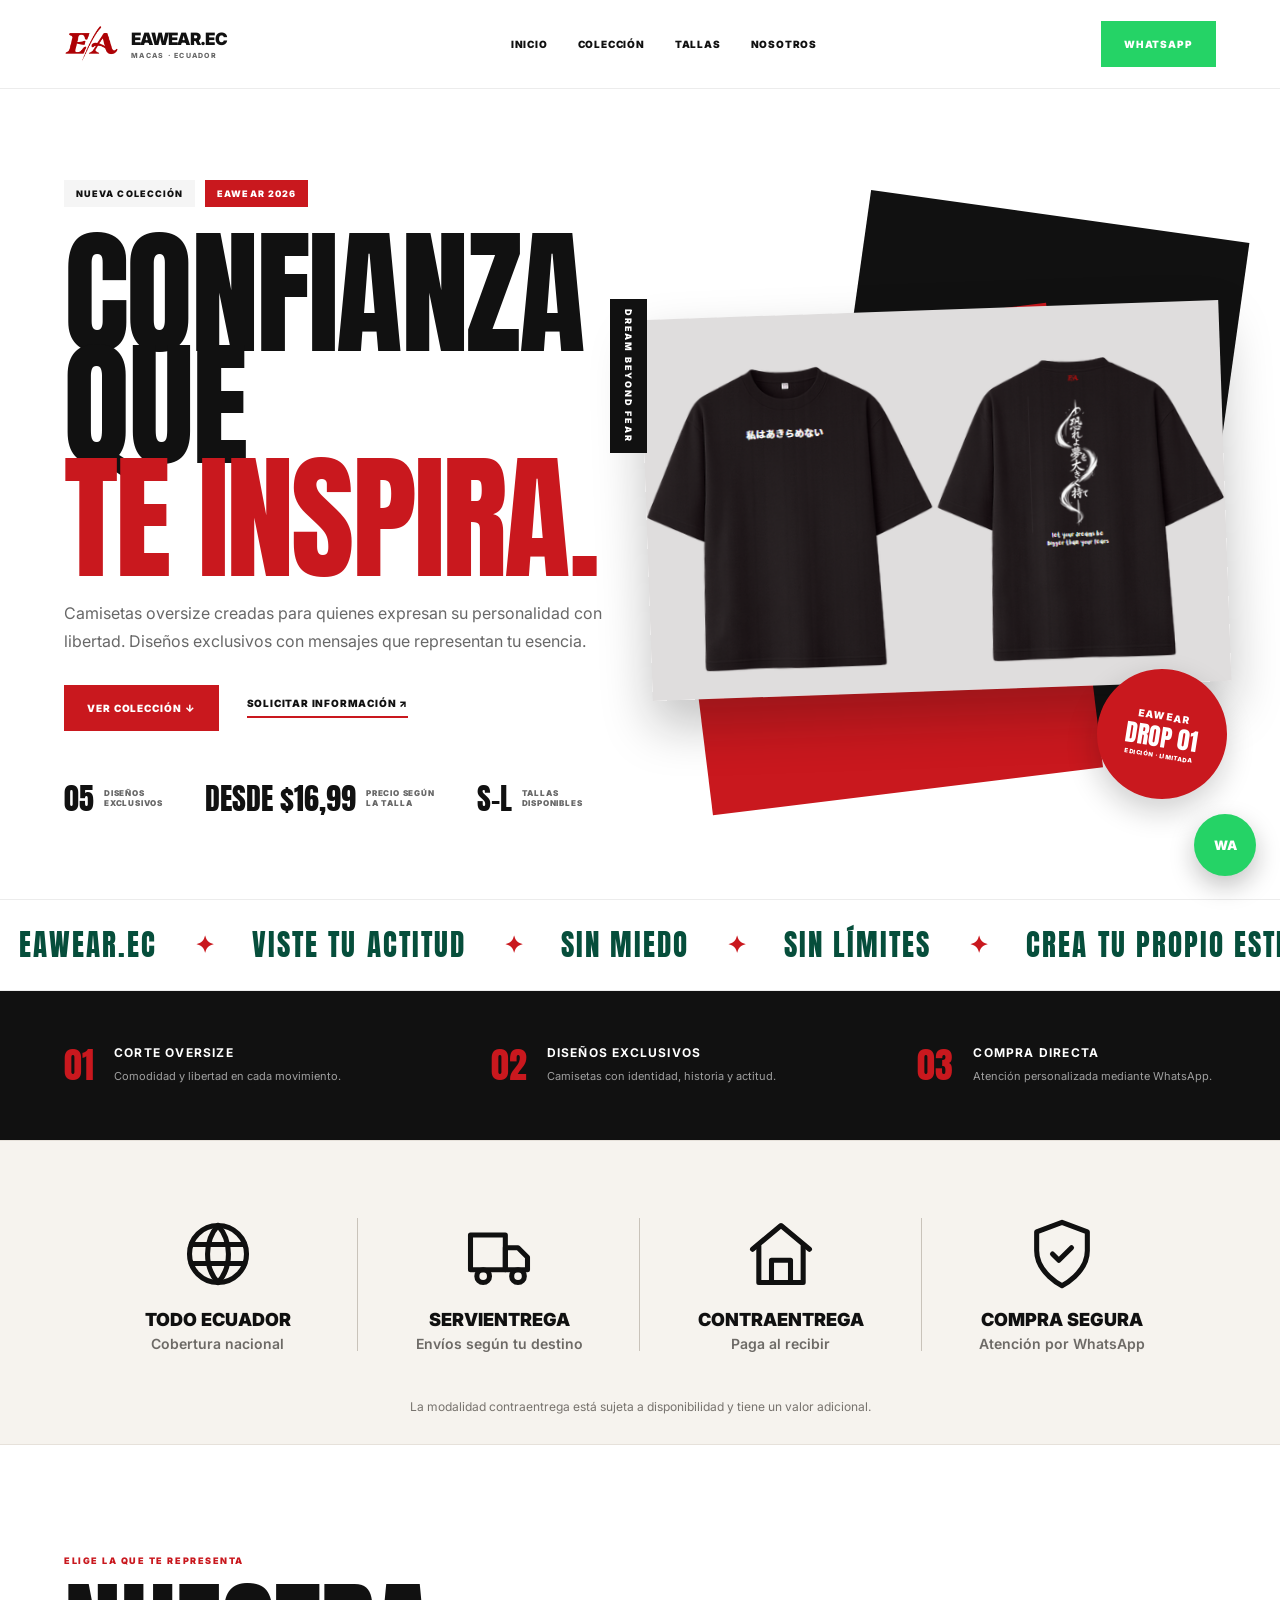
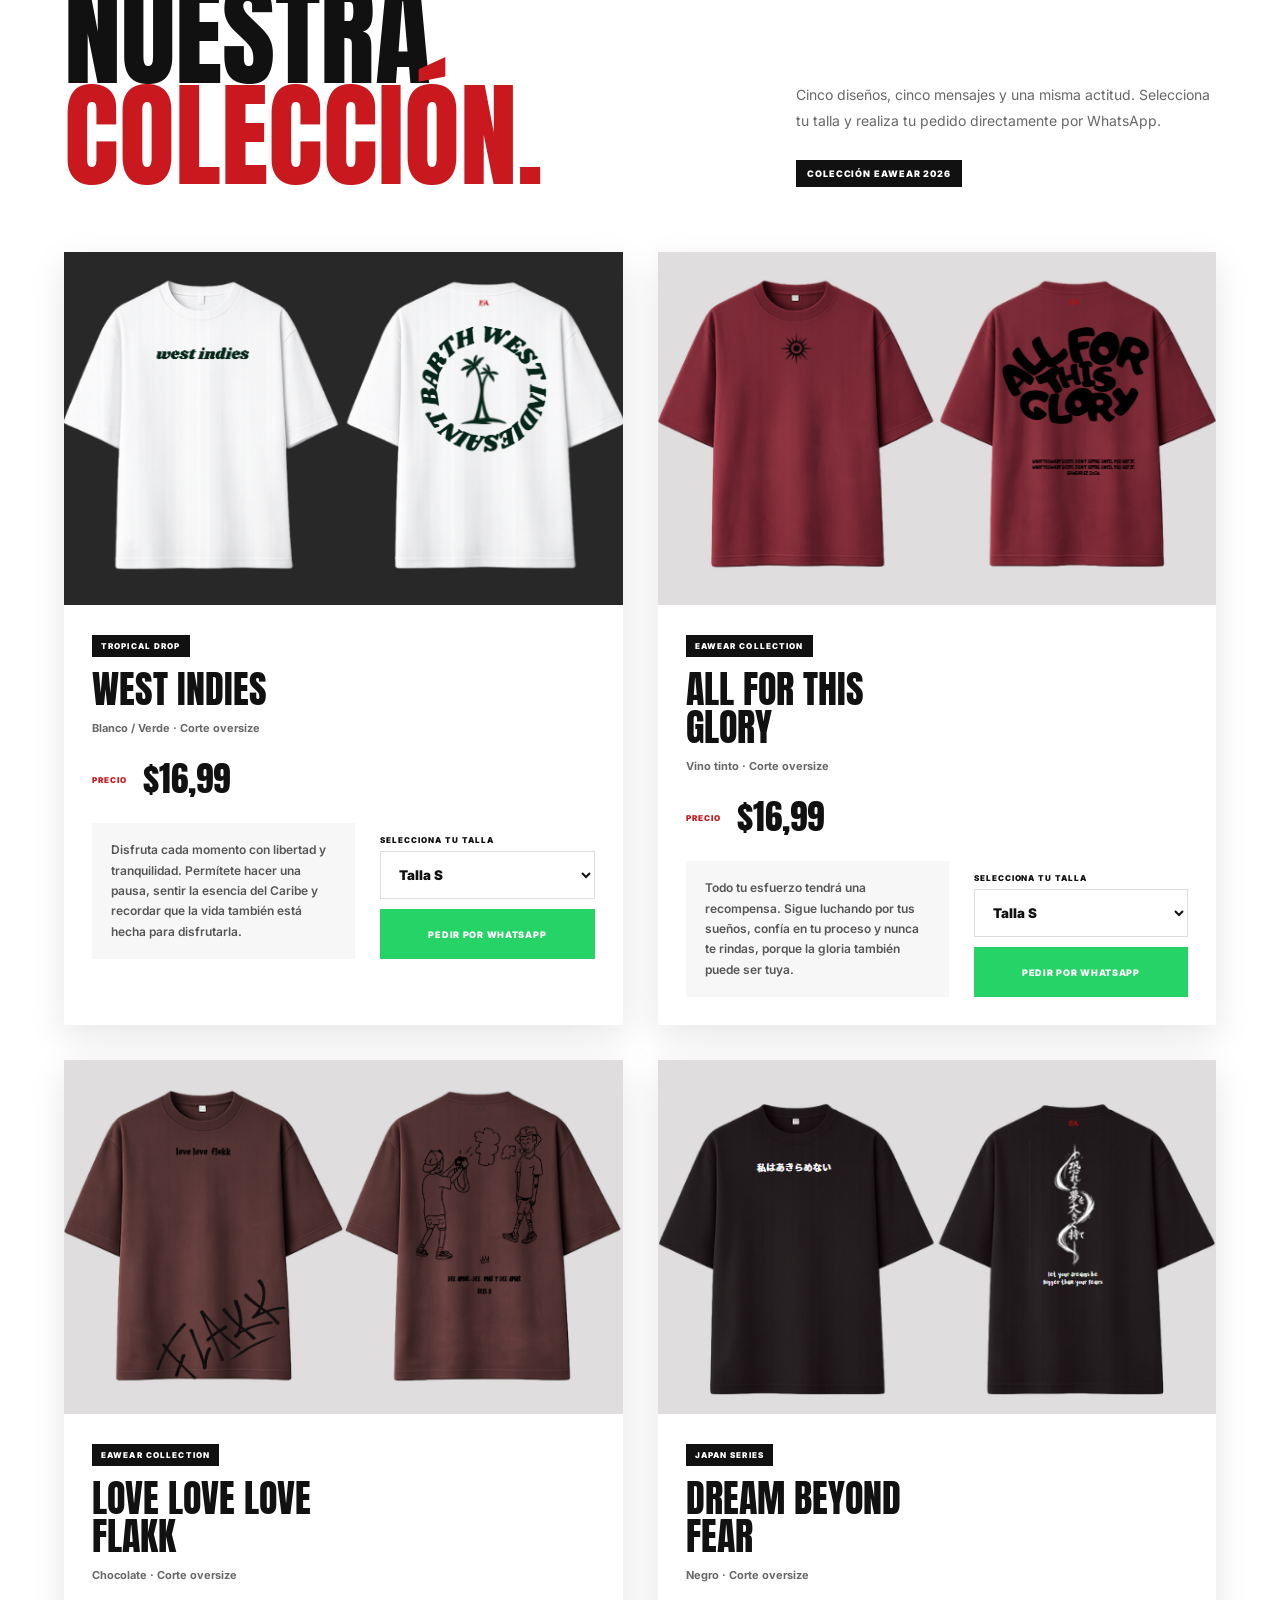
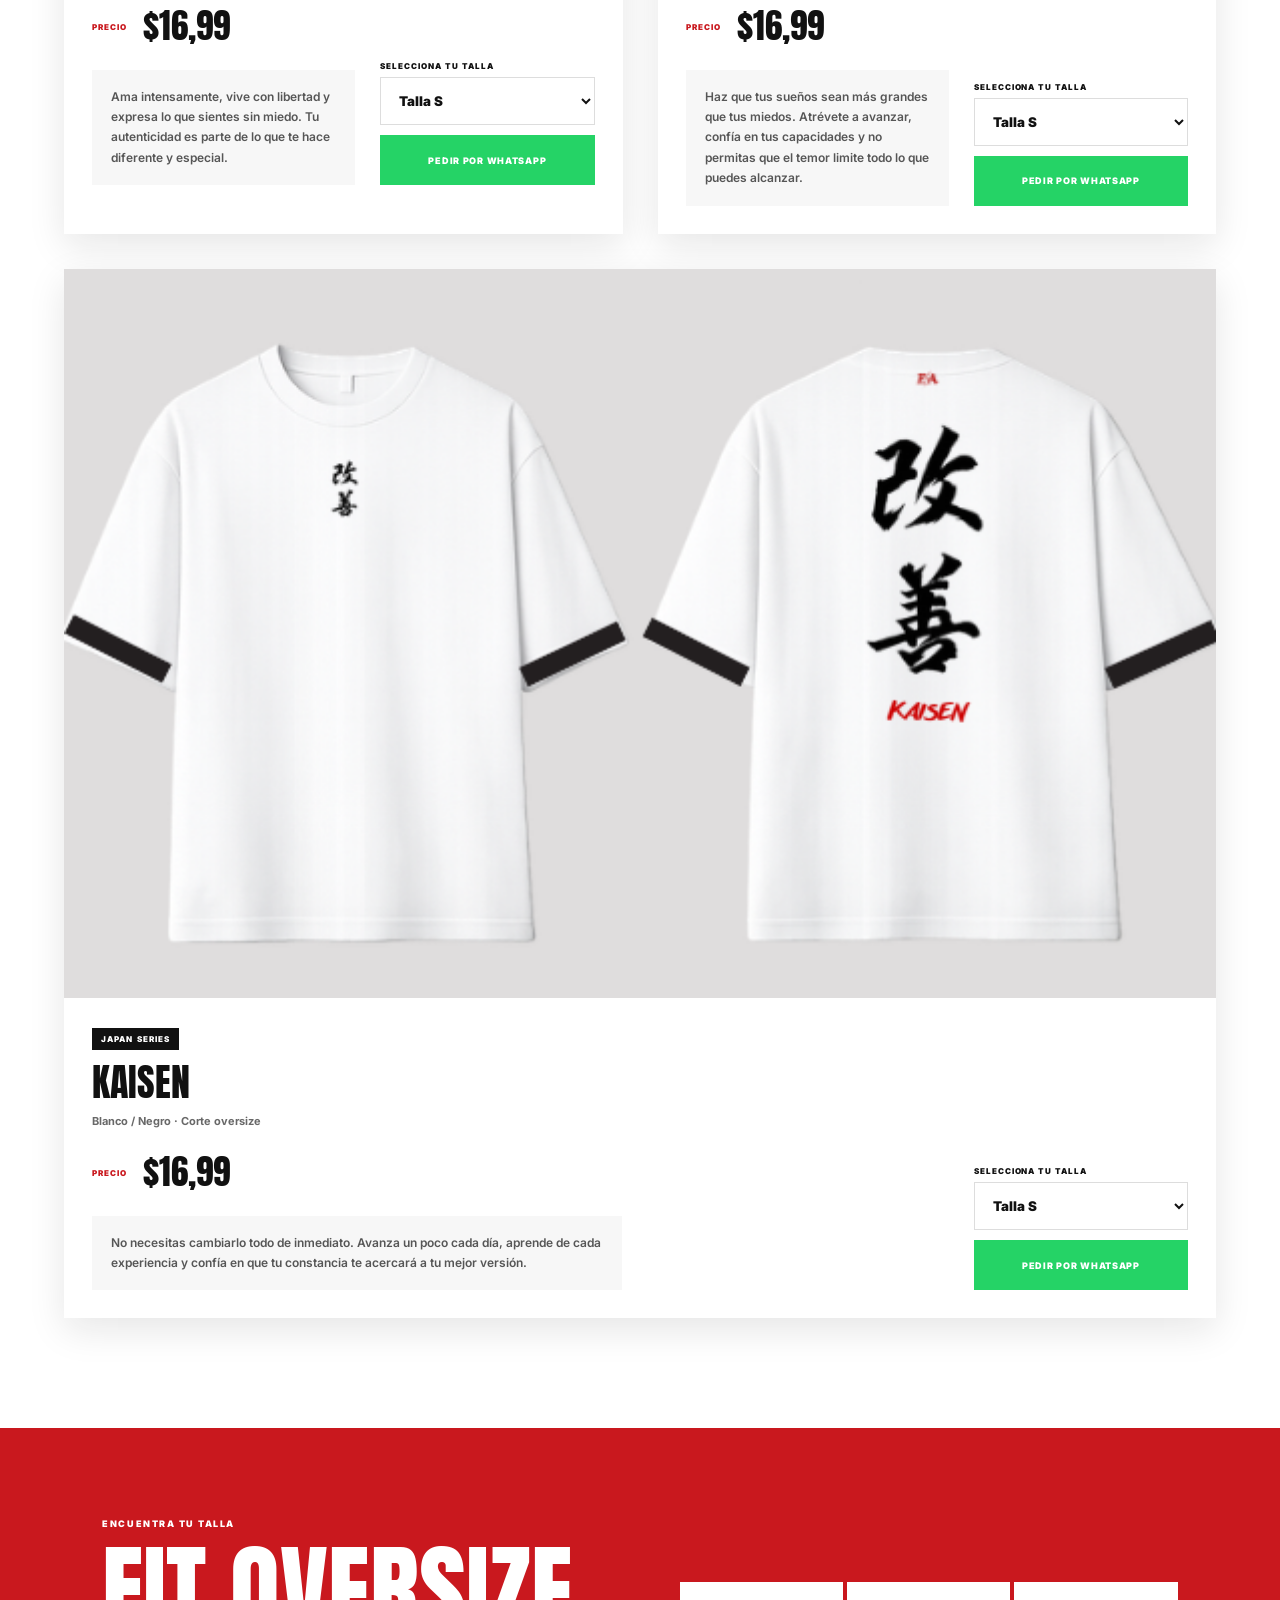
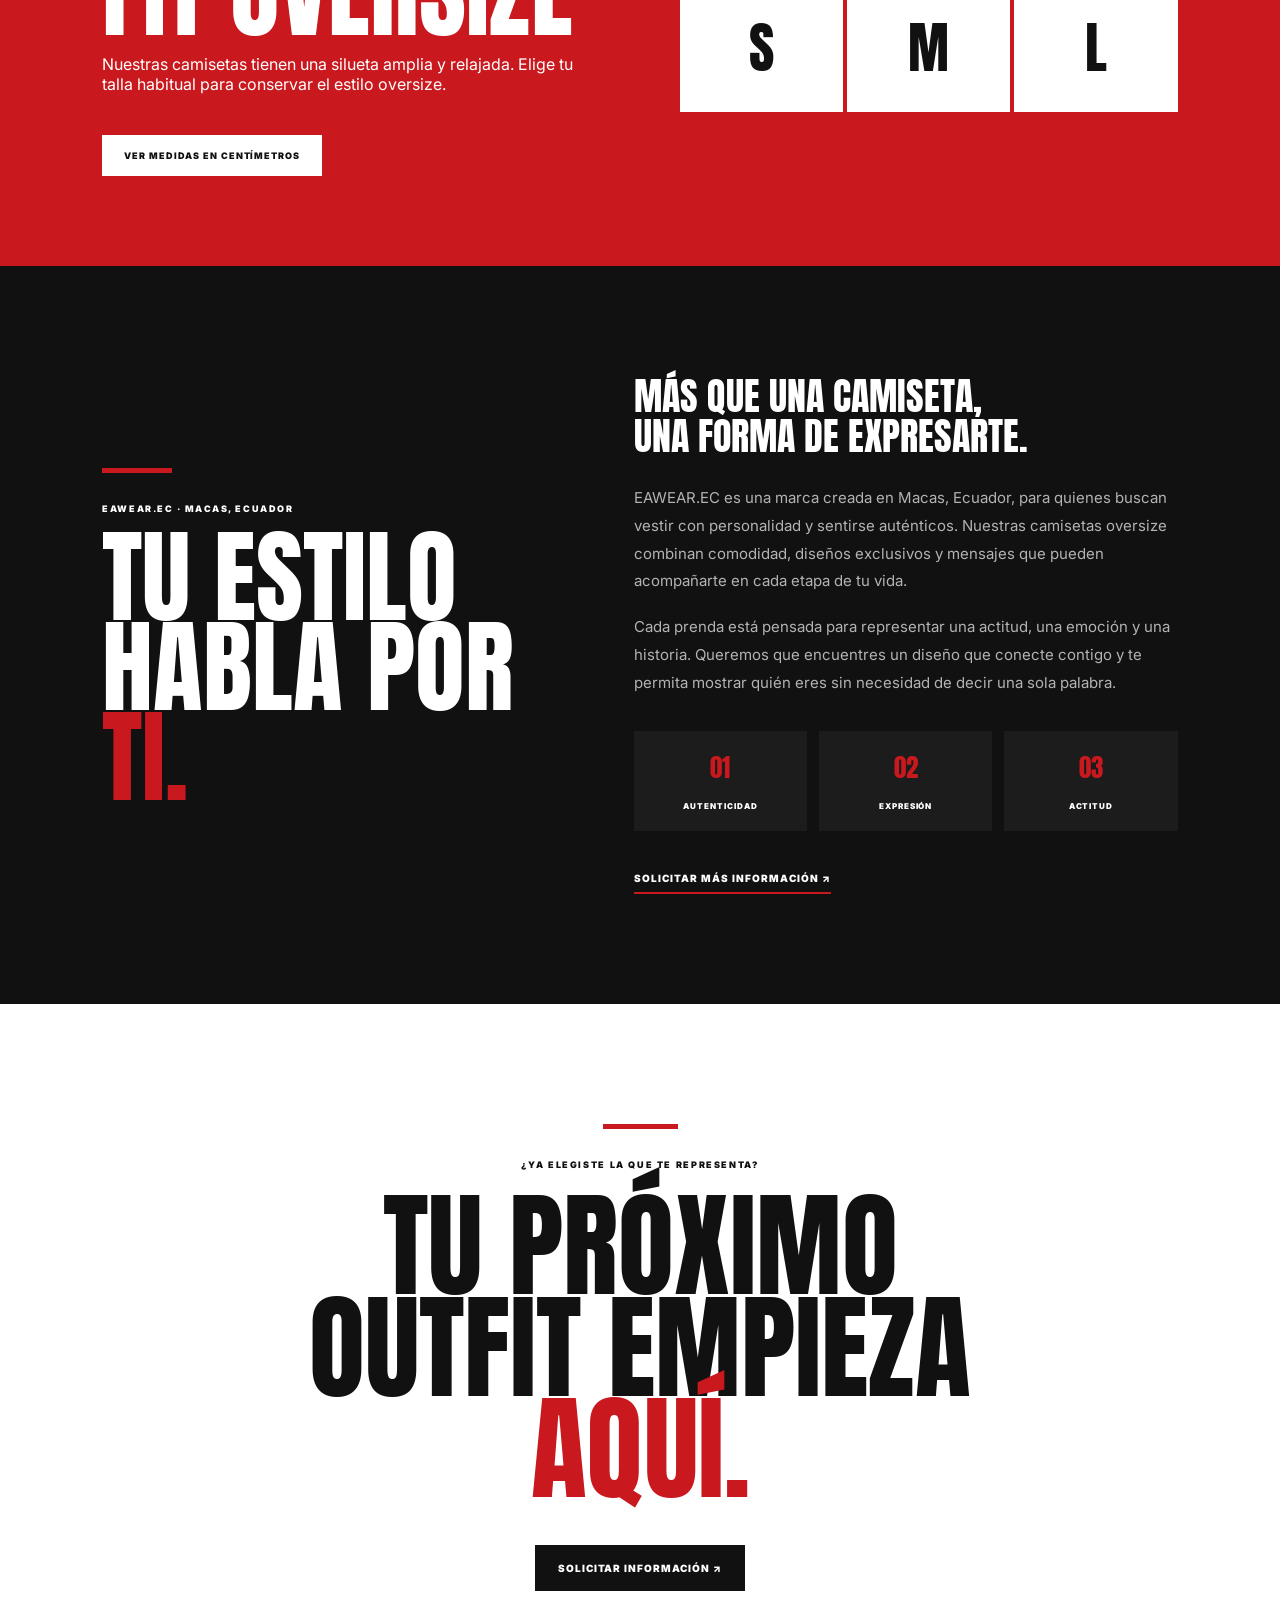
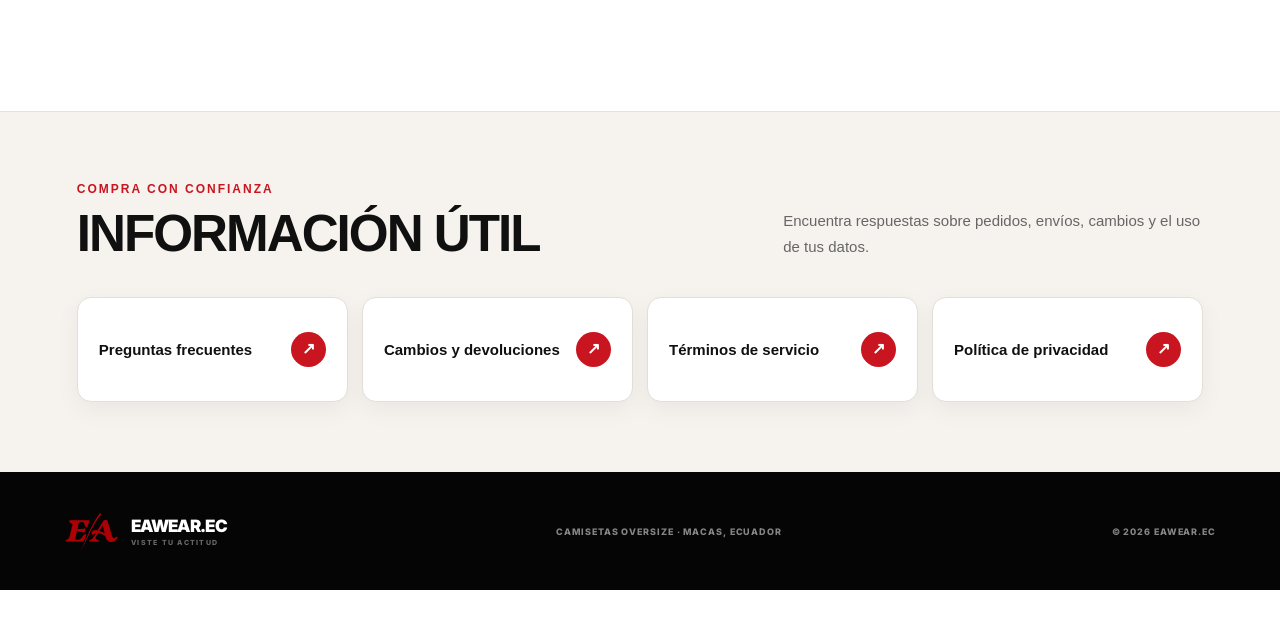
<file: index.html>
<!DOCTYPE html>
<html lang="es">

<head>
  <meta charset="UTF-8">

  <meta
    name="viewport"
    content="width=device-width, initial-scale=1.0"
  >

  <meta
    name="description"
    content="EAWEAR.EC - Camisetas oversize en Macas, Ecuador"
  >

  <title>EAWEAR.EC | Camisetas Oversize</title>

  <link rel="preconnect" href="https://fonts.googleapis.com">

  <link rel="preconnect" href="https://fonts.gstatic.com" crossorigin>

  <link
    href="https://fonts.googleapis.com/css2?family=Anton&family=Inter:wght@400;600;700;800;900&display=swap"
    rel="stylesheet"
  >

  <link rel="stylesheet" href="css/estilos.css?v=5">
</head>

<body>

  <!-- MENÚ -->

  <header class="menu">

    <a class="marca" href="#inicio">

      <img src="img/logo.png" alt="Logo EAWEAR.EC">

      <div>
        <strong>EAWEAR.EC</strong>
        <span>MACAS · ECUADOR</span>
      </div>

    </a>

    <nav>
      <a href="#inicio">Inicio</a>
      <a href="#productos">Colección</a>
      <a href="#tallas">Tallas</a>
      <a href="#nosotros">Nosotros</a>
    </nav>

    <a
      class="boton boton-menu"
      href="https://wa.me/593996866885?text=Hola%20EAWEAR.EC%2C%20quisiera%20recibir%20m%C3%A1s%20informaci%C3%B3n%20acerca%20de%20la%20p%C3%A1gina%20y%20sus%20productos."
      target="_blank"
      rel="noopener noreferrer"
    >
      WhatsApp
    </a>

  </header>

  <main>

    <!-- PORTADA -->

    <section class="portada" id="inicio">

      <div class="texto-portada">

        <div class="etiqueta-portada">

          <span>NUEVA COLECCIÓN</span>

          <strong>EAWEAR 2026</strong>

        </div>

        <h1>
          CONFIANZA QUE<br>
          <span>TE INSPIRA.</span>
        </h1>

        <p class="descripcion-portada">
          Camisetas oversize creadas para quienes expresan su
          personalidad con libertad. Diseños exclusivos con
          mensajes que representan tu esencia.
        </p>

        <div class="acciones-portada">

          <a class="boton boton-rojo" href="#productos">
            Ver colección ↓
          </a>

          <a
            class="enlace-portada"
            href="https://wa.me/593996866885?text=Hola%20EAWEAR.EC%2C%20quisiera%20recibir%20m%C3%A1s%20informaci%C3%B3n%20acerca%20de%20la%20p%C3%A1gina%20y%20sus%20productos."
            target="_blank"
            rel="noopener noreferrer"
          >
            Solicitar información ↗
          </a>

        </div>

        <div class="datos-portada">

          <div>
            <strong>05</strong>

            <span>
              DISEÑOS<br>
              EXCLUSIVOS
            </span>
          </div>

          <div>
            <strong>DESDE $16,99</strong>

            <span>
              PRECIO SEGÚN<br>
              LA TALLA
            </span>
          </div>

          <div>
            <strong>S–L</strong>

            <span>
              TALLAS<br>
              DISPONIBLES
            </span>
          </div>

        </div>

      </div>

      <div class="imagen-portada">

        <div class="forma-negra"></div>

        <div class="forma-roja"></div>

        <span class="texto-vertical">
          DREAM BEYOND FEAR
        </span>

        <img
          src="img/dark-spirit.png"
          alt="Camiseta Dream Beyond Fear"
        >

        <div class="sticker">

          <span>EAWEAR</span>

          <strong>DROP 01</strong>

          <small>EDICIÓN · LIMITADA</small>

        </div>

      </div>

    </section>

    <!-- FRANJA ANIMADA -->

    <section class="franja" aria-label="Mensajes de EAWEAR.EC">

      <div class="franja-contenido">

        <div class="grupo-franja">

          <span>EAWEAR.EC</span>
          <b>✦</b>

          <span>VISTE TU ACTITUD</span>
          <b>✦</b>

          <span>SIN MIEDO</span>
          <b>✦</b>

          <span>SIN LÍMITES</span>
          <b>✦</b>

          <span>CREA TU PROPIO ESTILO</span>
          <b>✦</b>

          <span>MACAS · ECUADOR</span>
          <b>✦</b>

        </div>

        <div class="grupo-franja" aria-hidden="true">

          <span>EAWEAR.EC</span>
          <b>✦</b>

          <span>VISTE TU ACTITUD</span>
          <b>✦</b>

          <span>SIN MIEDO</span>
          <b>✦</b>

          <span>SIN LÍMITES</span>
          <b>✦</b>

          <span>CREA TU PROPIO ESTILO</span>
          <b>✦</b>

          <span>MACAS · ECUADOR</span>
          <b>✦</b>

        </div>

        <div class="grupo-franja" aria-hidden="true">

          <span>EAWEAR.EC</span>
          <b>✦</b>

          <span>VISTE TU ACTITUD</span>
          <b>✦</b>

          <span>SIN MIEDO</span>
          <b>✦</b>

          <span>SIN LÍMITES</span>
          <b>✦</b>

          <span>CREA TU PROPIO ESTILO</span>
          <b>✦</b>

          <span>MACAS · ECUADOR</span>
          <b>✦</b>

        </div>

      </div>

    </section>

    <!-- BENEFICIOS -->

    <section class="beneficios">

      <article>

        <span>01</span>

        <div>
          <h3>CORTE OVERSIZE</h3>

          <p>
            Comodidad y libertad en cada movimiento.
          </p>
        </div>

      </article>

      <article>

        <span>02</span>

        <div>
          <h3>DISEÑOS EXCLUSIVOS</h3>

          <p>
            Camisetas con identidad, historia y actitud.
          </p>
        </div>

      </article>

      <article>

        <span>03</span>

        <div>
          <h3>COMPRA DIRECTA</h3>

          <p>
            Atención personalizada mediante WhatsApp.
          </p>
        </div>

      </article>

    </section>
    
<!-- =================================
     BENEFICIOS DE COMPRA
================================= -->

<section class="beneficios-compra">

  <div class="beneficios-contenido">

    <!-- BENEFICIO 1 -->

    <article class="beneficio-item">

      <div class="beneficio-icono">
        <svg viewBox="0 0 24 24" aria-hidden="true">
          <path d="M12 21a9 9 0 1 0 0-18 9 9 0 0 0 0 18Z"/>
          <path d="M3.6 9h16.8"/>
          <path d="M3.6 15h16.8"/>
          <path d="M12 3c2.2 2.4 3.3 5.4 3.3 9S14.2 18.6 12 21"/>
          <path d="M12 3C9.8 5.4 8.7 8.4 8.7 12S9.8 18.6 12 21"/>
        </svg>
      </div>

      <div class="beneficio-texto">
        <strong>Todo Ecuador</strong>
        <span>Cobertura nacional</span>
      </div>

    </article>


    <!-- BENEFICIO 2 -->

    <article class="beneficio-item">

      <div class="beneficio-icono">
        <svg viewBox="0 0 24 24" aria-hidden="true">
          <path d="M3 6h11v11H3Z"/>
          <path d="M14 10h4l3 3v4h-7Z"/>
          <path d="M7 21a2 2 0 1 0 0-4 2 2 0 0 0 0 4Z"/>
          <path d="M18 21a2 2 0 1 0 0-4 2 2 0 0 0 0 4Z"/>
        </svg>
      </div>

      <div class="beneficio-texto">
        <strong>Servientrega</strong>
        <span>Envíos según tu destino</span>
      </div>

    </article>


    <!-- BENEFICIO 3 -->

    <article class="beneficio-item">

      <div class="beneficio-icono">
        <svg viewBox="0 0 24 24" aria-hidden="true">
          <path d="M3 10.5 12 3l9 7.5"/>
          <path d="M5 9.5V21h14V9.5"/>
          <path d="M9 21v-7h6v7"/>
        </svg>
      </div>

      <div class="beneficio-texto">
        <strong>Contraentrega</strong>
        <span>Paga al recibir</span>
      </div>

    </article>


    <!-- BENEFICIO 4 -->

    <article class="beneficio-item">

      <div class="beneficio-icono">
        <svg viewBox="0 0 24 24" aria-hidden="true">
          <path d="M12 22s8-4 8-11V5l-8-3-8 3v6c0 7 8 11 8 11Z"/>
          <path d="m9 12 2 2 4-4"/>
        </svg>
      </div>

      <div class="beneficio-texto">
        <strong>Compra segura</strong>
        <span>Atención por WhatsApp</span>
      </div>

    </article>

  </div>

  <p class="beneficios-nota">
    La modalidad contraentrega está sujeta a disponibilidad y tiene un valor adicional.
  </p>

</section>
    
    <!-- COLECCIÓN -->

    <section class="coleccion" id="productos">

      <div class="encabezado-coleccion">

        <div>

          <p class="sobre-titulo">
            ELIGE LA QUE TE REPRESENTA
          </p>

          <h2>
            NUESTRA<br>
            <span>COLECCIÓN.</span>
          </h2>

        </div>

        <div class="descripcion-coleccion">

          <p>
            Cinco diseños, cinco mensajes y una misma actitud.
            Selecciona tu talla y realiza tu pedido directamente
            por WhatsApp.
          </p>

          <span>COLECCIÓN EAWEAR 2026</span>

        </div>

      </div>

      <!-- Los productos se generan desde productos.js -->

      <div class="productos" id="listaProductos"></div>

    </section>

    <!-- TALLAS -->

<section class="tallas" id="tallas">

  <div>

    <p class="sobre-titulo claro">
      ENCUENTRA TU TALLA
    </p>

    <h2>FIT OVERSIZE</h2>

    <p>
      Nuestras camisetas tienen una silueta amplia y relajada.
      Elige tu talla habitual para conservar el estilo oversize.
    </p>

    <button
      class="boton-guia"
      type="button"
      id="abrirGuia"
    >
      VER MEDIDAS EN CENTÍMETROS
    </button>

  </div>

  <div class="lista-tallas">
    <span>S</span>
    <span>M</span>
    <span>L</span>
  </div>

</section>

    <!-- NOSOTROS -->

<section class="nosotros" id="nosotros">

  <div class="identidad-nosotros">

    <p class="sobre-titulo claro">
      EAWEAR.EC · MACAS, ECUADOR
    </p>

    <h2>
      TU ESTILO<br>
      HABLA POR<br>
      <span>TI.</span>
    </h2>

  </div>

  <div class="contenido-nosotros">

    <h3>
      MÁS QUE UNA CAMISETA,<br>
      UNA FORMA DE EXPRESARTE.
    </h3>

    <p>
      EAWEAR.EC es una marca creada en Macas, Ecuador, para
      quienes buscan vestir con personalidad y sentirse auténticos.
      Nuestras camisetas oversize combinan comodidad, diseños
      exclusivos y mensajes que pueden acompañarte en cada etapa
      de tu vida.
    </p>

    <p>
      Cada prenda está pensada para representar una actitud,
      una emoción y una historia. Queremos que encuentres un
      diseño que conecte contigo y te permita mostrar quién eres
      sin necesidad de decir una sola palabra.
    </p>

    <div class="valores-marca">

      <div>
        <strong>01</strong>
        <span>AUTENTICIDAD</span>
      </div>

      <div>
        <strong>02</strong>
        <span>EXPRESIÓN</span>
      </div>

      <div>
        <strong>03</strong>
        <span>ACTITUD</span>
      </div>

    </div>

    <a
      href="https://wa.me/593996866885?text=Hola%20EAWEAR.EC%2C%20quisiera%20recibir%20m%C3%A1s%20informaci%C3%B3n%20sobre%20la%20marca%20y%20sus%20camisetas."
      target="_blank"
      rel="noopener noreferrer"
    >
      SOLICITAR MÁS INFORMACIÓN ↗
    </a>

  </div>

</section>

    <!-- LLAMADA FINAL -->

    <section class="llamada-final">

      <p>¿YA ELEGISTE LA QUE TE REPRESENTA?</p>

      <h2>
        TU PRÓXIMO<br>
        OUTFIT EMPIEZA<br>
        <span>AQUÍ.</span>
      </h2>

      <a
        class="boton boton-negro"
        href="https://wa.me/593996866885?text=Hola%20EAWEAR.EC%2C%20quisiera%20recibir%20m%C3%A1s%20informaci%C3%B3n%20acerca%20de%20la%20p%C3%A1gina%20y%20sus%20productos."
        target="_blank"
        rel="noopener noreferrer"
      >
        SOLICITAR INFORMACIÓN ↗
      </a>

    </section>

  </main>

<!-- =================================
     INFORMACIÓN Y POLÍTICAS
================================= -->

<section id="ea-informacion" class="ea-informacion">

  <div class="ea-informacion-contenido">

    <div class="ea-informacion-encabezado">

      <div>
        <span class="ea-informacion-etiqueta">
          COMPRA CON CONFIANZA
        </span>

        <h2>Información útil</h2>
      </div>

      <p>
        Encuentra respuestas sobre pedidos, envíos,
        cambios y el uso de tus datos.
      </p>

    </div>

    <nav class="ea-informacion-enlaces" aria-label="Información de la tienda">

      <a href="informacion.html#faqs">
        <span>Preguntas frecuentes</span>
        <strong>↗</strong>
      </a>

      <a href="informacion.html#devoluciones">
        <span>Cambios y devoluciones</span>
        <strong>↗</strong>
      </a>

      <a href="informacion.html#terminos">
        <span>Términos de servicio</span>
        <strong>↗</strong>
      </a>

      <a href="informacion.html#privacidad">
        <span>Política de privacidad</span>
        <strong>↗</strong>
      </a>

    </nav>

  </div>

</section>
  
  <!-- PIE DE PÁGINA -->

  <footer>

    <a class="marca marca-footer" href="#inicio">

      <img src="img/logo.png" alt="Logo EAWEAR.EC">

      <div>
        <strong>EAWEAR.EC</strong>
        <span>VISTE TU ACTITUD</span>
      </div>

    </a>

    <p>CAMISETAS OVERSIZE · MACAS, ECUADOR</p>

    <p>© 2026 EAWEAR.EC</p>

  </footer>

  <!-- WHATSAPP FLOTANTE -->

  <a
    class="whatsapp-flotante"
    href="https://wa.me/593996866885?text=Hola%20EAWEAR.EC%2C%20quisiera%20recibir%20m%C3%A1s%20informaci%C3%B3n%20acerca%20de%20la%20p%C3%A1gina%20y%20sus%20productos."
    target="_blank"
    rel="noopener noreferrer"
    aria-label="Solicitar información de EAWEAR.EC por WhatsApp"
  >
    WA
  </a>

<!-- VENTANA GENERAL DE MEDIDAS -->

<div
  class="modal-tallas"
  id="modalTallas"
  role="dialog"
  aria-modal="true"
  aria-labelledby="tituloGuia"
  hidden
>

  <div class="fondo-modal" id="fondoModal"></div>

  <div class="contenido-modal">

    <button
      class="cerrar-modal"
      id="cerrarGuia"
      type="button"
      aria-label="Cerrar guía de tallas"
    >
      ×
    </button>

    <p class="subtitulo-guia">
      EAWEAR.EC
    </p>

    <h2 id="tituloGuia">
      GUÍA DE TALLAS
    </h2>

    <p class="introduccion-guia">
      Compara estas medidas con una camiseta que te quede bien.
      Todas las medidas están expresadas en centímetros.
    </p>

    <div class="tabla-contenedor">

      <table class="tabla-tallas">

        <thead>
          <tr>
            <th>Talla</th>
            <th>Largo</th>
            <th>Ancho</th>
            <th>Manga</th>
          </tr>
        </thead>

        <tbody>
          <tr>
            <td><strong>S</strong></td>
            <td>65 cm</td>
            <td>57 cm</td>
            <td>44 cm</td>
          </tr>

          <tr>
            <td><strong>M</strong></td>
            <td>69 cm</td>
            <td>59 cm</td>
            <td>46 cm</td>
          </tr>

          <tr>
            <td><strong>L</strong></td>
            <td>73 cm</td>
            <td>61 cm</td>
            <td>48 cm</td>
          </tr>
        </tbody>

      </table>

    </div>

    <div class="instrucciones-medidas">

      <h3>¿CÓMO SE TOMAN LAS MEDIDAS?</h3>

      <p>
        <strong>Ancho:</strong>
        mide la camiseta extendida de axila a axila.
      </p>

      <p>
        <strong>Largo:</strong>
        mide desde el punto más alto del hombro hasta la parte inferior.
      </p>

      <p>
        <strong>Manga:</strong>
        mide desde el cuello hasta el borde de la manga.
      </p>

    </div>

    <p class="nota-medidas">
      Las medidas pueden presentar una variación aproximada de 1 a 2 cm.
    </p>

  </div>

</div>
  
<script src="js/productos.js?v=5"></script>
</body>

</html>

<div class="enlaces-legales">
  <a href="informacion.html#faqs">Preguntas frecuentes</a>
  <a href="informacion.html#devoluciones">Cambios y devoluciones</a>
  <a href="informacion.html#terminos">Términos de servicio</a>
  <a href="informacion.html#privacidad">Política de privacidad</a>
</div>
</file>
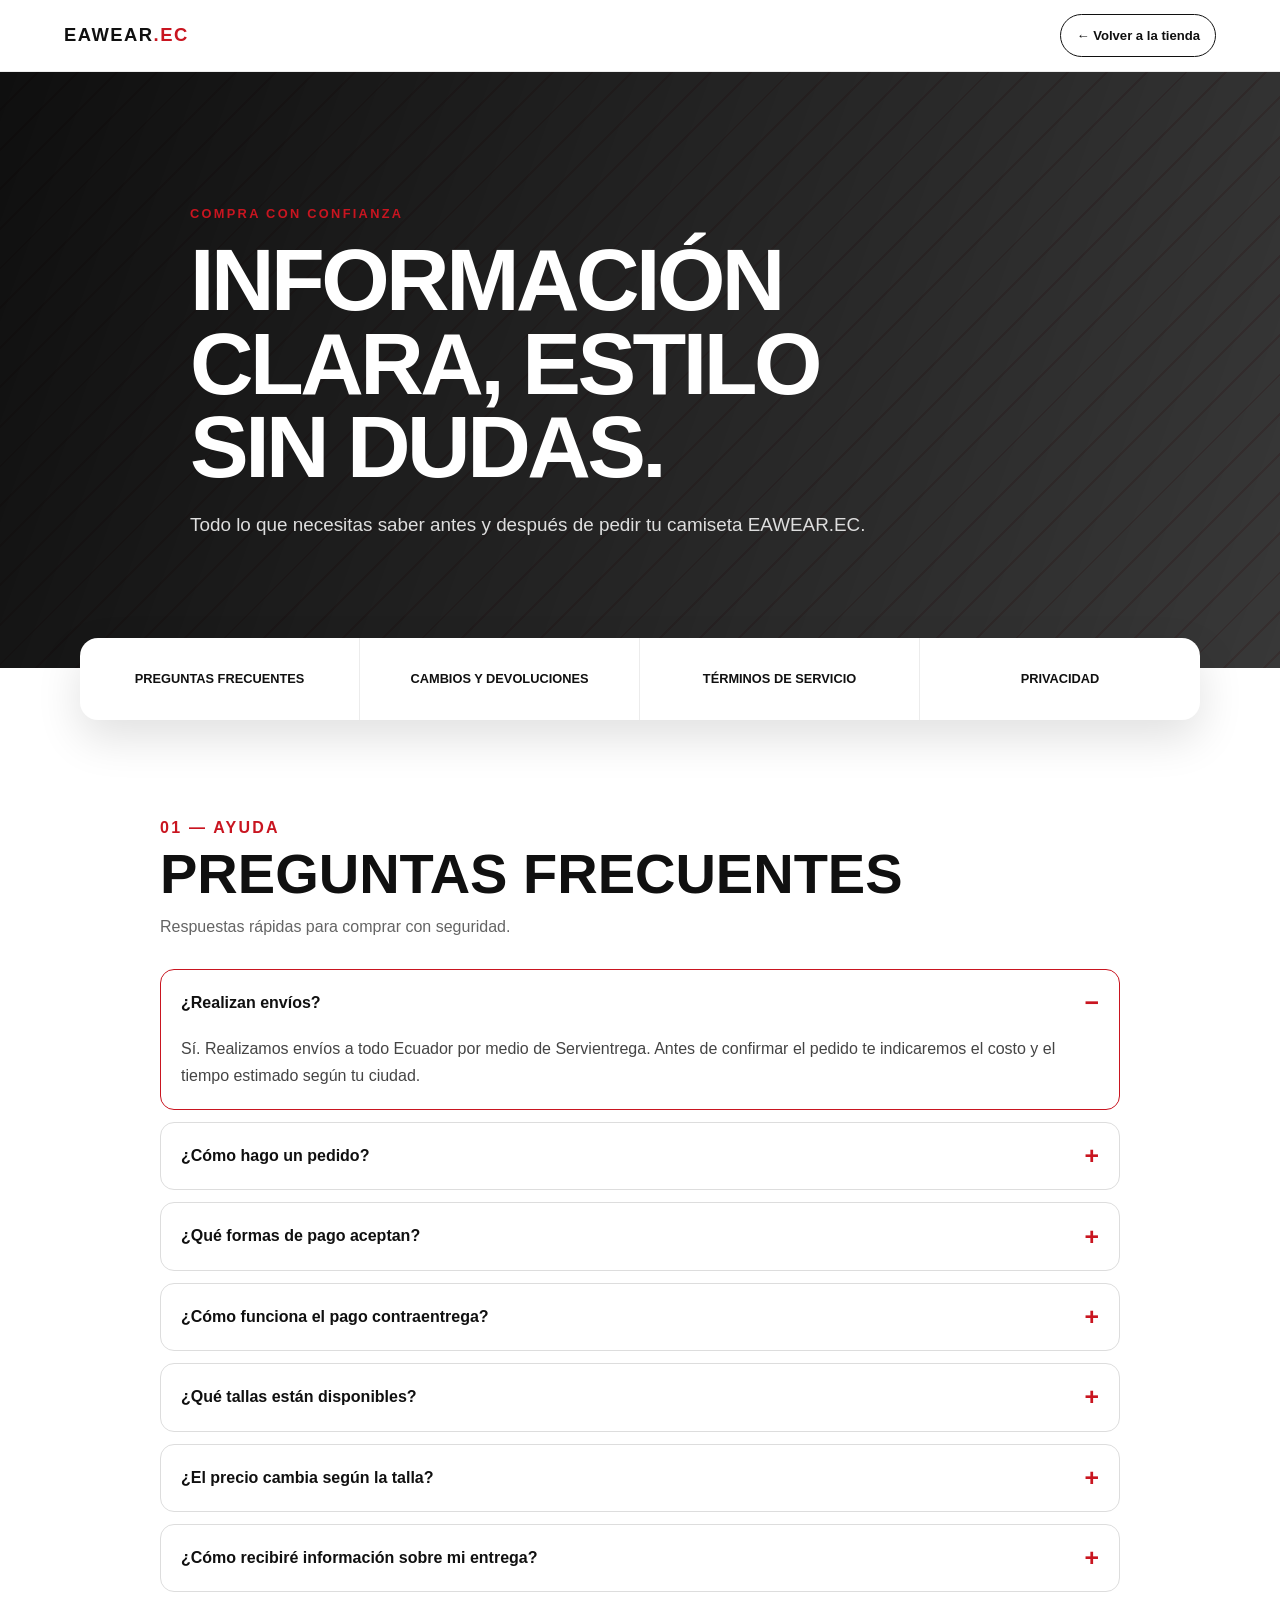
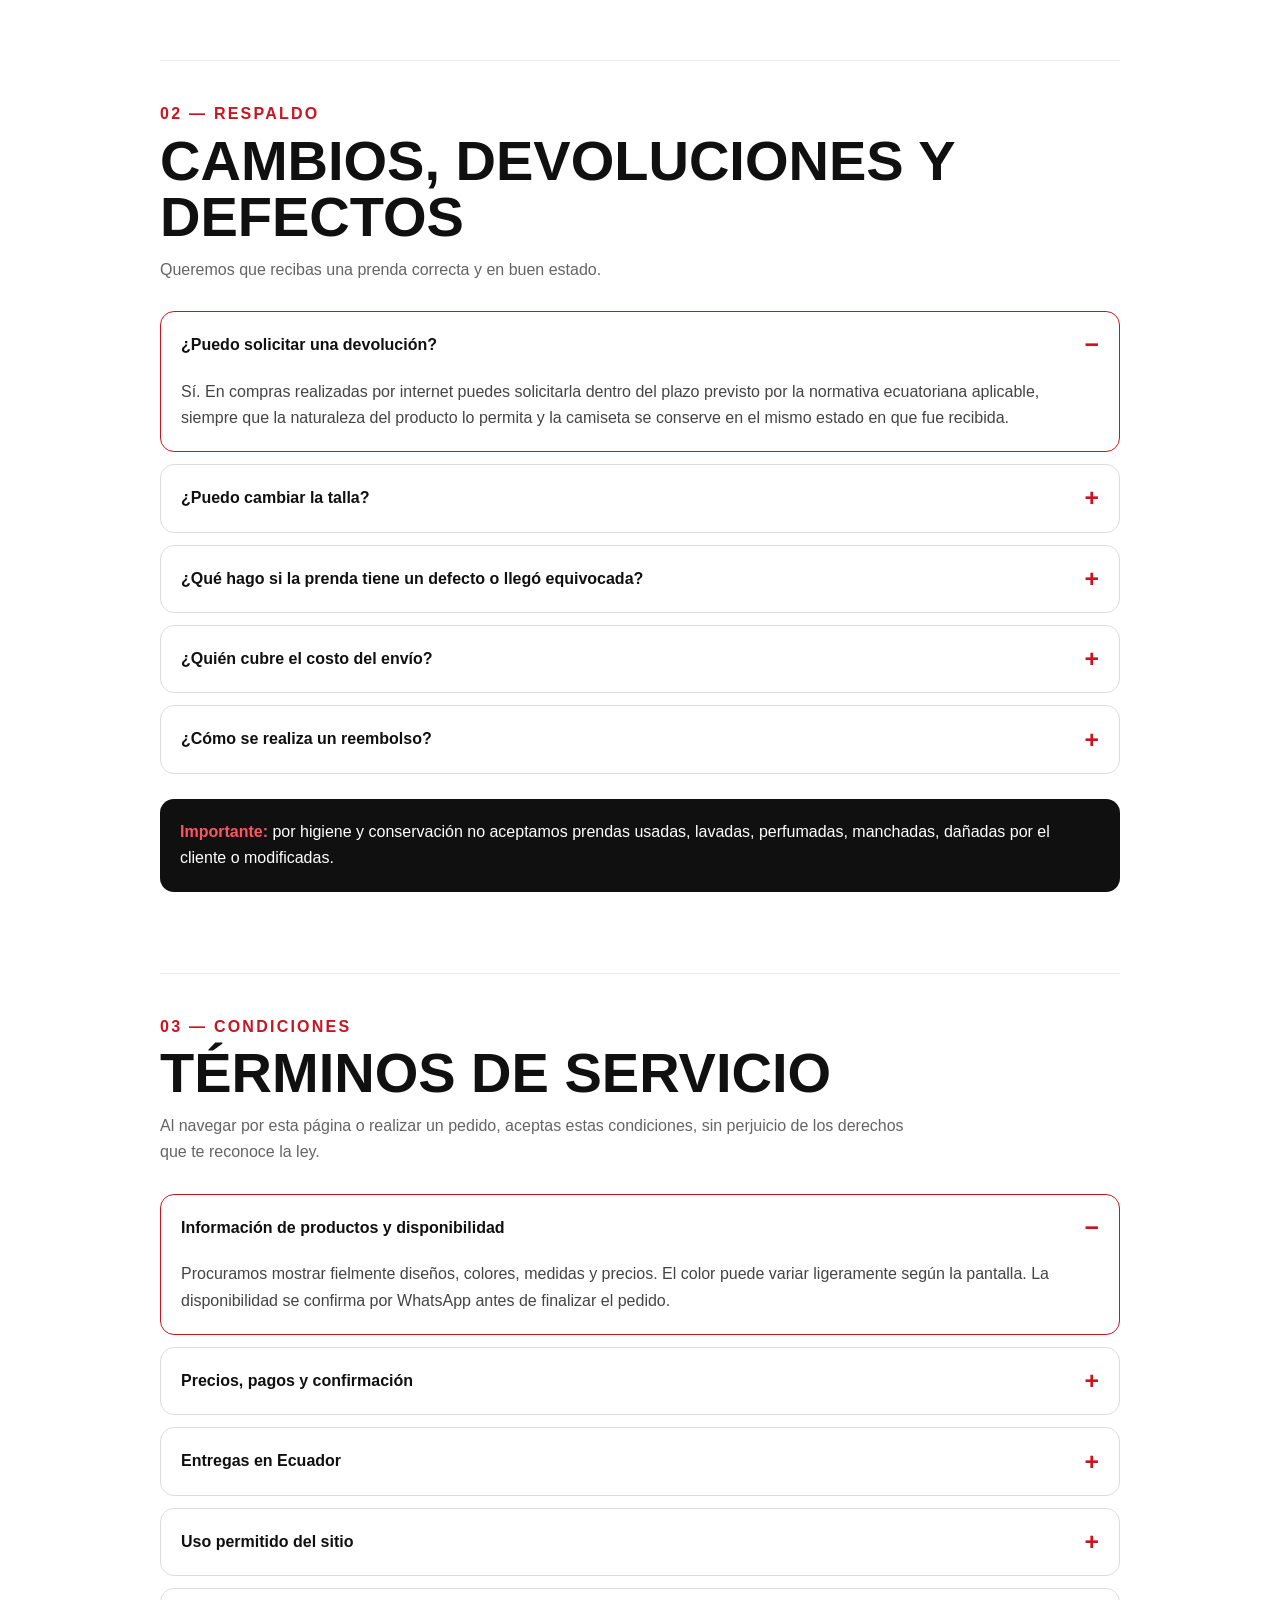
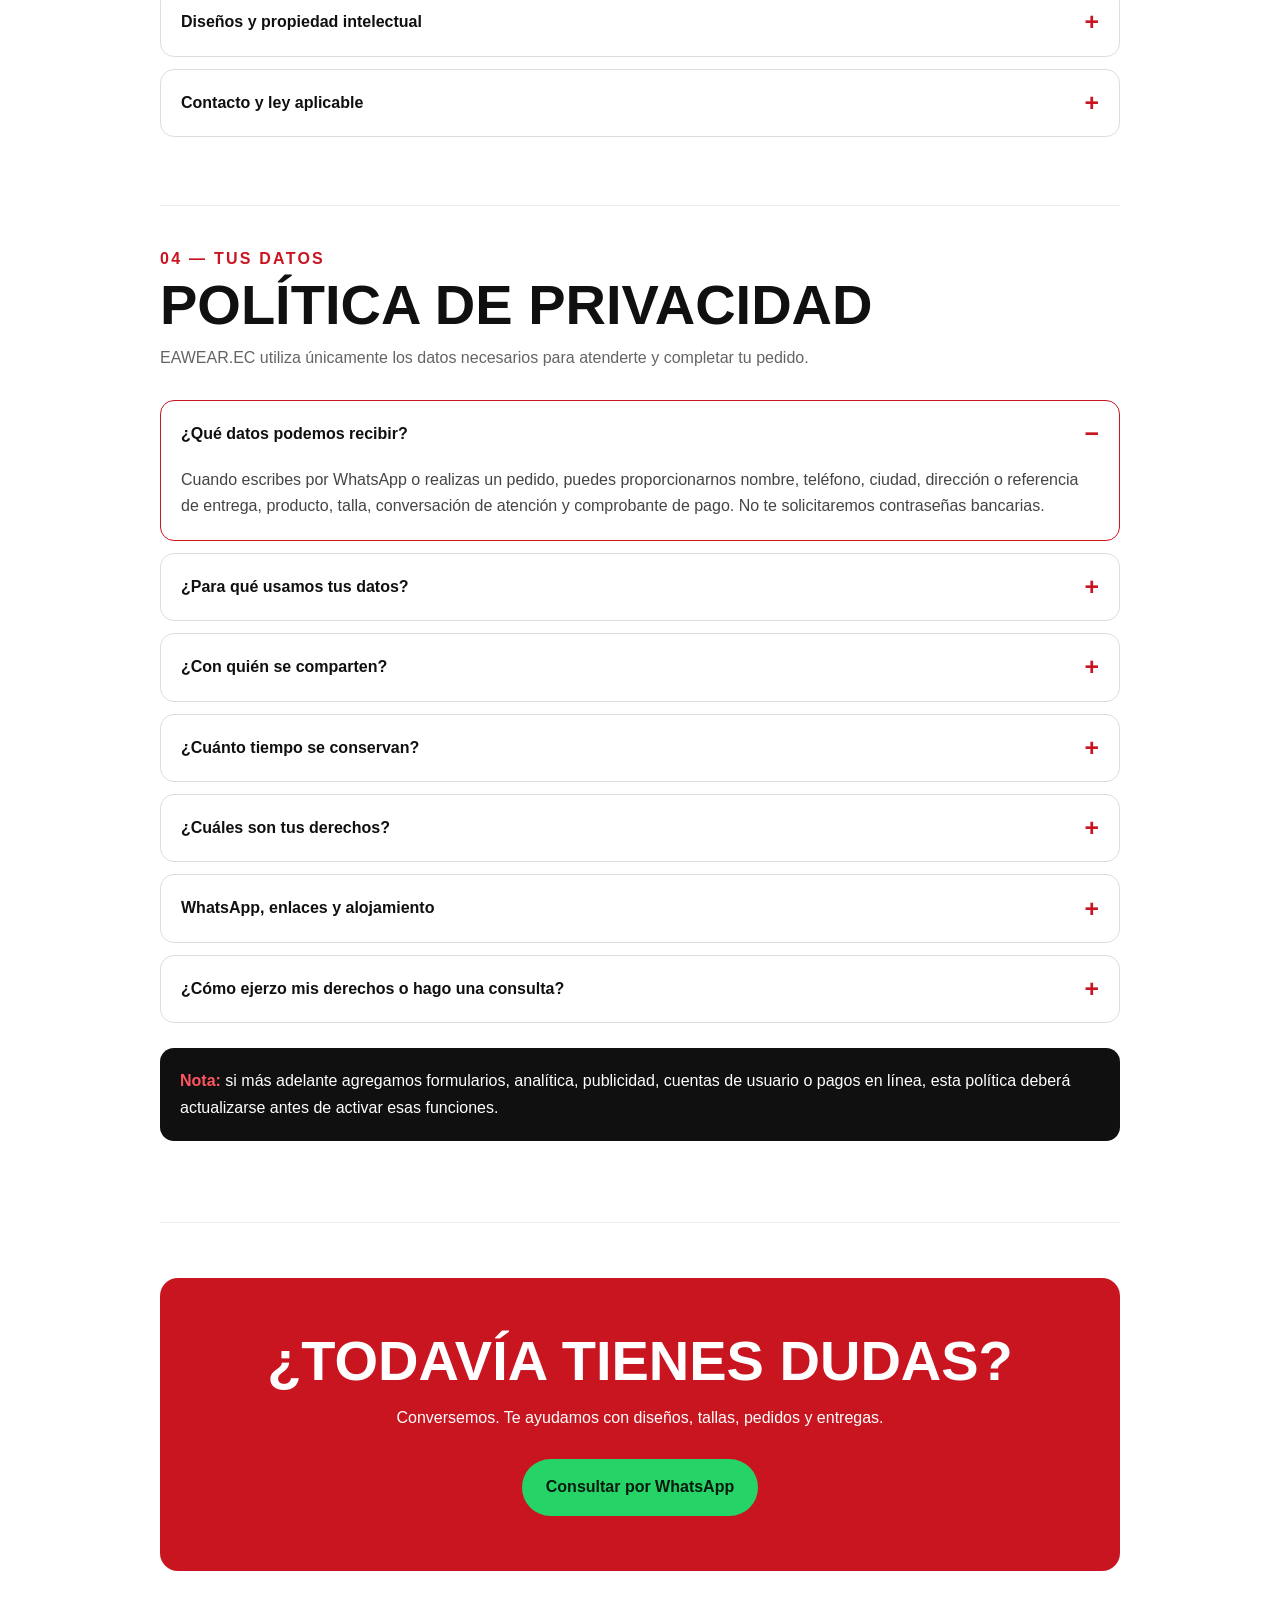
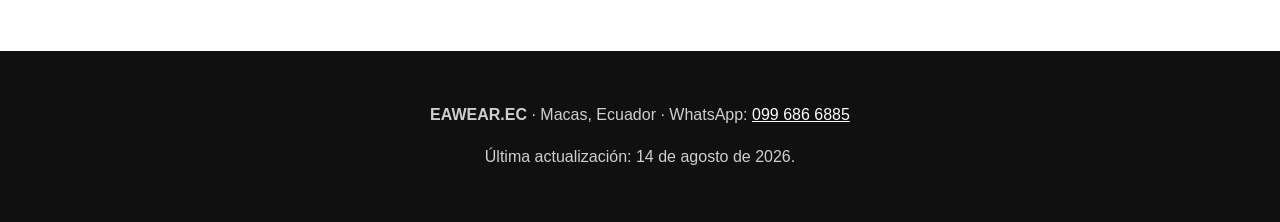
<file: informacion.html>
<!DOCTYPE html>
<html lang="es">
<head>
  <meta charset="UTF-8">
  <meta name="viewport" content="width=device-width, initial-scale=1.0">
  <meta name="description" content="Preguntas frecuentes, cambios, devoluciones, términos y privacidad de EAWEAR.EC.">
  <title>Información y políticas | EAWEAR.EC</title>

  <style>
    :root {
      --rojo: #c91520;
      --rojo-oscuro: #991019;
      --negro: #101010;
      --gris: #646464;
      --gris-claro: #ececec;
      --blanco: #ffffff;
      --whatsapp: #25d366;
      --radio: 18px;
    }

    * { box-sizing: border-box; }

    html { scroll-behavior: smooth; }

    body {
      margin: 0;
      color: var(--negro);
      background: var(--blanco);
      font-family: Arial, Helvetica, sans-serif;
      line-height: 1.65;
    }

    a { color: inherit; }

    .cabecera {
      position: sticky;
      top: 0;
      z-index: 20;
      display: flex;
      align-items: center;
      justify-content: space-between;
      gap: 24px;
      min-height: 72px;
      padding: 10px clamp(18px, 5vw, 72px);
      background: rgba(255, 255, 255, .96);
      border-bottom: 1px solid var(--gris-claro);
      backdrop-filter: blur(10px);
    }

    .marca {
      color: var(--negro);
      font-size: 1.15rem;
      font-weight: 900;
      letter-spacing: .08em;
      text-decoration: none;
    }

    .marca span { color: var(--rojo); }

    .volver {
      padding: 10px 15px;
      border: 1px solid var(--negro);
      border-radius: 999px;
      font-size: .82rem;
      font-weight: 800;
      text-decoration: none;
      transition: .2s ease;
    }

    .volver:hover {
      color: var(--blanco);
      background: var(--negro);
    }

    .portada {
      padding: clamp(70px, 10vw, 130px) clamp(18px, 6vw, 90px);
      color: var(--blanco);
      background:
        linear-gradient(110deg, rgba(0,0,0,.94), rgba(0,0,0,.78)),
        repeating-linear-gradient(135deg, transparent 0 26px, rgba(201,21,32,.18) 26px 28px);
    }

    .portada-contenido {
      width: min(900px, 100%);
      margin: auto;
    }

    .etiqueta {
      display: inline-block;
      margin-bottom: 14px;
      color: var(--rojo);
      font-size: .8rem;
      font-weight: 900;
      letter-spacing: .18em;
      text-transform: uppercase;
    }

    h1 {
      max-width: 760px;
      margin: 0 0 20px;
      font-size: clamp(2.4rem, 8vw, 5.5rem);
      line-height: .95;
      letter-spacing: -.04em;
      text-transform: uppercase;
    }

    .portada p {
      max-width: 680px;
      margin: 0;
      color: #dedede;
      font-size: clamp(1rem, 2vw, 1.18rem);
    }

    .navegacion {
      display: grid;
      grid-template-columns: repeat(4, 1fr);
      width: min(1120px, calc(100% - 36px));
      margin: -30px auto 55px;
      overflow: hidden;
      background: var(--blanco);
      border-radius: var(--radio);
      box-shadow: 0 18px 45px rgba(0,0,0,.12);
    }

    .navegacion a {
      display: grid;
      place-items: center;
      min-height: 82px;
      padding: 15px;
      border-right: 1px solid var(--gris-claro);
      font-size: .8rem;
      font-weight: 900;
      text-align: center;
      text-decoration: none;
      text-transform: uppercase;
      transition: .2s ease;
    }

    .navegacion a:last-child { border-right: 0; }

    .navegacion a:hover {
      color: var(--blanco);
      background: var(--rojo);
    }

    main {
      width: min(960px, calc(100% - 36px));
      margin: auto;
    }

    .bloque {
      padding: 40px 0 56px;
      scroll-margin-top: 105px;
      border-bottom: 1px solid var(--gris-claro);
    }

    .bloque:last-child { border-bottom: 0; }

    .numero {
      color: var(--rojo);
      font-weight: 900;
      letter-spacing: .14em;
    }

    h2 {
      margin: 5px 0 12px;
      font-size: clamp(2rem, 5vw, 3.5rem);
      line-height: 1;
      text-transform: uppercase;
    }

    .introduccion {
      max-width: 760px;
      margin: 0 0 28px;
      color: var(--gris);
    }

    details {
      margin-bottom: 12px;
      border: 1px solid #dddddd;
      border-radius: 14px;
      background: var(--blanco);
    }

    details[open] { border-color: var(--rojo); }

    summary {
      position: relative;
      padding: 20px 55px 20px 20px;
      cursor: pointer;
      list-style: none;
      font-weight: 900;
    }

    summary::-webkit-details-marker { display: none; }

    summary::after {
      content: "+";
      position: absolute;
      top: 50%;
      right: 20px;
      color: var(--rojo);
      font-size: 1.55rem;
      transform: translateY(-50%);
    }

    details[open] summary::after { content: "−"; }

    .respuesta {
      padding: 0 20px 20px;
      color: #444;
    }

    .respuesta p:first-child { margin-top: 0; }
    .respuesta p:last-child { margin-bottom: 0; }
    .respuesta ul { padding-left: 22px; }

    .aviso {
      margin: 25px 0;
      padding: 20px;
      border-radius: 14px;
      color: var(--blanco);
      background: var(--negro);
    }

    .aviso strong { color: #ff5560; }

    .tabla-contenedor {
      overflow-x: auto;
      margin: 22px 0;
    }

    table {
      width: 100%;
      min-width: 560px;
      border-collapse: collapse;
    }

    th, td {
      padding: 14px;
      border-bottom: 1px solid #dedede;
      text-align: left;
    }

    th {
      color: var(--blanco);
      background: var(--negro);
    }

    .contacto {
      margin: 55px 0 80px;
      padding: clamp(28px, 6vw, 55px);
      color: var(--blanco);
      background: var(--rojo);
      border-radius: var(--radio);
      text-align: center;
    }

    .contacto h2 { margin-top: 0; }

    .boton-whatsapp {
      display: inline-block;
      margin-top: 12px;
      padding: 15px 24px;
      color: #081b0e;
      background: var(--whatsapp);
      border-radius: 999px;
      font-weight: 900;
      text-decoration: none;
    }

    footer {
      padding: 35px 18px;
      color: #cfcfcf;
      background: var(--negro);
      text-align: center;
    }

    footer a { color: var(--blanco); }

    @media (max-width: 720px) {
      .cabecera { min-height: 64px; }

      .navegacion {
        grid-template-columns: 1fr 1fr;
        margin-top: -22px;
      }

      .navegacion a {
        min-height: 70px;
        border-bottom: 1px solid var(--gris-claro);
      }

      .navegacion a:nth-child(2) { border-right: 0; }
      .navegacion a:nth-child(n+3) { border-bottom: 0; }

      .bloque { padding: 32px 0 44px; }
      summary { padding: 18px 48px 18px 17px; }
      .respuesta { padding: 0 17px 18px; }
    }
  </style>
</head>

<body>
  <header class="cabecera">
    <a class="marca" href="index.html">EAWEAR<span>.EC</span></a>
    <a class="volver" href="index.html">← Volver a la tienda</a>
  </header>

  <section class="portada">
    <div class="portada-contenido">
      <span class="etiqueta">Compra con confianza</span>
      <h1>Información clara, estilo sin dudas.</h1>
      <p>Todo lo que necesitas saber antes y después de pedir tu camiseta EAWEAR.EC.</p>
    </div>
  </section>

  <nav class="navegacion" aria-label="Secciones de información">
    <a href="#faqs">Preguntas frecuentes</a>
    <a href="#devoluciones">Cambios y devoluciones</a>
    <a href="#terminos">Términos de servicio</a>
    <a href="#privacidad">Privacidad</a>
  </nav>

  <main>
    <section class="bloque" id="faqs">
      <span class="numero">01 — AYUDA</span>
      <h2>Preguntas frecuentes</h2>
      <p class="introduccion">Respuestas rápidas para comprar con seguridad.</p>

      <details open>
        <summary>¿Realizan envíos?</summary>
        <div class="respuesta"><p>Sí. Realizamos envíos a todo Ecuador por medio de Servientrega. Antes de confirmar el pedido te indicaremos el costo y el tiempo estimado según tu ciudad.</p></div>
      </details>

      <details>
        <summary>¿Cómo hago un pedido?</summary>
        <div class="respuesta"><p>Elige el diseño y la talla en la tienda, pulsa “Pedir por WhatsApp” y confirma con nosotros la disponibilidad, los datos de entrega y el método de pago.</p></div>
      </details>

      <details>
        <summary>¿Qué formas de pago aceptan?</summary>
        <div class="respuesta"><p>Aceptamos transferencia bancaria, efectivo y pago contraentrega cuando esté disponible para tu destino. En la modalidad contraentrega pagas al recibir el pedido y se aplica un valor adicional por el servicio. El total será informado antes de confirmar la compra. Nunca compartas claves bancarias: para verificar una transferencia solo solicitaremos el comprobante.</p></div>
      </details>

      <details>
        <summary>¿Cómo funciona el pago contraentrega?</summary>
        <div class="respuesta"><p>Seleccionas tu camiseta y confirmas los datos por WhatsApp. Si Servientrega ofrece contraentrega para tu destino, pagas el pedido al momento de recibirlo. Esta modalidad tiene un valor adicional, que te comunicaremos junto con el total antes de realizar el envío.</p></div>
      </details>

      <details>
        <summary>¿Qué tallas están disponibles?</summary>
        <div class="respuesta">
          <p>Trabajamos con tallas S, M y L en corte oversized. Estas son las medidas referenciales de la prenda extendida:</p>
          <div class="tabla-contenedor">
            <table>
              <thead><tr><th>Talla</th><th>Largo</th><th>Ancho</th><th>Manga</th></tr></thead>
              <tbody>
                <tr><td>S</td><td>65 cm</td><td>57 cm</td><td>44 cm</td></tr>
                <tr><td>M</td><td>69 cm</td><td>59 cm</td><td>46 cm</td></tr>
                <tr><td>L</td><td>73 cm</td><td>61 cm</td><td>48 cm</td></tr>
              </tbody>
            </table>
          </div>
          <p>Puede existir una pequeña variación por el proceso de confección. Compara estas medidas con una camiseta que te quede como deseas.</p>
        </div>
      </details>

      <details>
        <summary>¿El precio cambia según la talla?</summary>
        <div class="respuesta"><p>Sí. Talla S: $16,99; talla M: $22,99; talla L: $24,99. El precio que aparece en el producto cambia al seleccionar la talla.</p></div>
      </details>

      <details>
        <summary>¿Cómo recibiré información sobre mi entrega?</summary>
        <div class="respuesta"><p>La confirmación y las novedades del pedido se enviarán al número de WhatsApp que proporciones. Conserva tu conversación y comprobante de pago.</p></div>
      </details>
    </section>

    <section class="bloque" id="devoluciones">
      <span class="numero">02 — RESPALDO</span>
      <h2>Cambios, devoluciones y defectos</h2>
      <p class="introduccion">Queremos que recibas una prenda correcta y en buen estado.</p>

      <details open>
        <summary>¿Puedo solicitar una devolución?</summary>
        <div class="respuesta"><p>Sí. En compras realizadas por internet puedes solicitarla dentro del plazo previsto por la normativa ecuatoriana aplicable, siempre que la naturaleza del producto lo permita y la camiseta se conserve en el mismo estado en que fue recibida.</p></div>
      </details>

      <details>
        <summary>¿Puedo cambiar la talla?</summary>
        <div class="respuesta"><p>Sí, sujeto a disponibilidad. La prenda debe estar sin uso, sin lavar, sin manchas, sin olores, sin alteraciones y con sus etiquetas o empaque original. Escríbenos apenas notes que necesitas otra talla.</p></div>
      </details>

      <details>
        <summary>¿Qué hago si la prenda tiene un defecto o llegó equivocada?</summary>
        <div class="respuesta"><p>Comunícate por WhatsApp dentro de las primeras 48 horas posteriores a la entrega. Envíanos tu nombre, la referencia del pedido y fotografías claras de la prenda y del empaque. Revisaremos el caso y, cuando corresponda, coordinaremos cambio, reparación, reposición o devolución.</p></div>
      </details>

      <details>
        <summary>¿Quién cubre el costo del envío?</summary>
        <div class="respuesta"><p>Si EAWEAR.EC envió una prenda equivocada o se confirma un defecto de origen, asumiremos el costo de la solución acordada. En cambios por talla o preferencia del cliente, los costos de transporte corresponden al cliente, salvo que acordemos algo distinto.</p></div>
      </details>

      <details>
        <summary>¿Cómo se realiza un reembolso?</summary>
        <div class="respuesta"><p>Una vez recibida e inspeccionada la prenda, confirmaremos la aprobación. El reembolso se realizará mediante transferencia a la cuenta indicada por el cliente, dentro del tiempo que se informe al aprobar el caso. Los derechos obligatorios establecidos por la ley prevalecen sobre esta política.</p></div>
      </details>

      <div class="aviso"><strong>Importante:</strong> por higiene y conservación no aceptamos prendas usadas, lavadas, perfumadas, manchadas, dañadas por el cliente o modificadas.</div>
    </section>

    <section class="bloque" id="terminos">
      <span class="numero">03 — CONDICIONES</span>
      <h2>Términos de servicio</h2>
      <p class="introduccion">Al navegar por esta página o realizar un pedido, aceptas estas condiciones, sin perjuicio de los derechos que te reconoce la ley.</p>

      <details open>
        <summary>Información de productos y disponibilidad</summary>
        <div class="respuesta"><p>Procuramos mostrar fielmente diseños, colores, medidas y precios. El color puede variar ligeramente según la pantalla. La disponibilidad se confirma por WhatsApp antes de finalizar el pedido.</p></div>
      </details>

      <details>
        <summary>Precios, pagos y confirmación</summary>
        <div class="respuesta"><p>Los precios están expresados en dólares de los Estados Unidos. El costo de envío y cualquier valor adicional por el servicio contraentrega se comunican antes de confirmar la compra. Un pedido queda confirmado cuando EAWEAR.EC valida disponibilidad, datos de entrega y forma de pago. Podemos solicitar un nuevo comprobante si el enviado no permite verificar la operación.</p></div>
      </details>

      <details>
        <summary>Entregas en Ecuador</summary>
        <div class="respuesta"><p>Enviamos a todo Ecuador por medio de Servientrega. Los plazos son estimados y pueden variar por destino, clima, feriados, restricciones del transportista o causas fuera de nuestro control. El cliente debe proporcionar nombres, teléfono y dirección correctos. La contraentrega está sujeta a disponibilidad para el destino y genera un valor adicional, informado antes de despachar el pedido.</p></div>
      </details>

      <details>
        <summary>Uso permitido del sitio</summary>
        <div class="respuesta"><p>Puedes usar el sitio para informarte y realizar pedidos legítimos. No está permitido intentar dañar el sitio, introducir código malicioso, hacerse pasar por otra persona, realizar pedidos fraudulentos ni utilizar el contenido de forma que vulnere derechos de EAWEAR.EC o de terceros.</p></div>
      </details>

      <details>
        <summary>Diseños y propiedad intelectual</summary>
        <div class="respuesta"><p>El nombre EAWEAR.EC, sus elementos gráficos, fotografías, textos y diseños propios están protegidos por las normas aplicables. No pueden copiarse, comercializarse o modificarse sin autorización, excepto cuando exista permiso del titular correspondiente.</p></div>
      </details>

      <details>
        <summary>Contacto y ley aplicable</summary>
        <div class="respuesta"><p>Estas condiciones se interpretan de acuerdo con las leyes de Ecuador. Para consultas o reclamos, contáctanos primero por WhatsApp al 099 686 6885. Nada de estos términos limita derechos irrenunciables de las personas consumidoras.</p></div>
      </details>
    </section>

    <section class="bloque" id="privacidad">
      <span class="numero">04 — TUS DATOS</span>
      <h2>Política de privacidad</h2>
      <p class="introduccion">EAWEAR.EC utiliza únicamente los datos necesarios para atenderte y completar tu pedido.</p>

      <details open>
        <summary>¿Qué datos podemos recibir?</summary>
        <div class="respuesta"><p>Cuando escribes por WhatsApp o realizas un pedido, puedes proporcionarnos nombre, teléfono, ciudad, dirección o referencia de entrega, producto, talla, conversación de atención y comprobante de pago. No te solicitaremos contraseñas bancarias.</p></div>
      </details>

      <details>
        <summary>¿Para qué usamos tus datos?</summary>
        <div class="respuesta"><ul><li>Responder preguntas y confirmar disponibilidad.</li><li>Procesar el pedido y coordinar el pago.</li><li>Preparar, enviar y dar seguimiento a la entrega.</li><li>Gestionar cambios, devoluciones, defectos o reclamos.</li><li>Cumplir obligaciones legales y prevenir fraude.</li></ul></div>
      </details>

      <details>
        <summary>¿Con quién se comparten?</summary>
        <div class="respuesta"><p>Solo compartiremos la información necesaria con proveedores que intervengan en el pedido, principalmente servicios de transporte o entrega, y con autoridades cuando exista una obligación legal. No vendemos tus datos personales.</p></div>
      </details>

      <details>
        <summary>¿Cuánto tiempo se conservan?</summary>
        <div class="respuesta"><p>Los datos se conservan durante el tiempo necesario para atender el pedido, resolver novedades y cumplir obligaciones legales o contables. Después se eliminarán o anonimizarán cuando ya no sean necesarios, salvo que la ley exija conservarlos.</p></div>
      </details>

      <details>
        <summary>¿Cuáles son tus derechos?</summary>
        <div class="respuesta"><p>Puedes solicitar información, acceso, rectificación o actualización, eliminación, oposición, suspensión o limitación del tratamiento y, cuando corresponda, portabilidad. También puedes retirar un consentimiento previamente otorgado, sin afectar el tratamiento legítimo realizado antes del retiro.</p></div>
      </details>

      <details>
        <summary>WhatsApp, enlaces y alojamiento</summary>
        <div class="respuesta"><p>WhatsApp y cualquier servicio externo enlazado aplica sus propias condiciones y políticas. Esta página no solicita crear cuentas ni registra directamente datos de tarjetas. El proveedor que aloja el sitio puede generar registros técnicos básicos para seguridad y funcionamiento.</p></div>
      </details>

      <details>
        <summary>¿Cómo ejerzo mis derechos o hago una consulta?</summary>
        <div class="respuesta"><p>Escribe al WhatsApp 099 686 6885 e indica que tu solicitud está relacionada con datos personales. Podremos pedir información razonable para confirmar tu identidad antes de atenderla. Responsable: EAWEAR.EC, Macas, Ecuador.</p></div>
      </details>

      <div class="aviso"><strong>Nota:</strong> si más adelante agregamos formularios, analítica, publicidad, cuentas de usuario o pagos en línea, esta política deberá actualizarse antes de activar esas funciones.</div>
    </section>

    <section class="contacto">
      <h2>¿Todavía tienes dudas?</h2>
      <p>Conversemos. Te ayudamos con diseños, tallas, pedidos y entregas.</p>
      <a class="boton-whatsapp" href="https://wa.me/593996866885?text=Hola%20EAWEAR.EC%2C%20quiero%20m%C3%A1s%20informaci%C3%B3n%20sobre%20la%20tienda." target="_blank" rel="noopener noreferrer">Consultar por WhatsApp</a>
    </section>
  </main>

  <footer>
    <p><strong>EAWEAR.EC</strong> · Macas, Ecuador · WhatsApp: <a href="https://wa.me/593996866885">099 686 6885</a></p>
    <p>Última actualización: 14 de agosto de 2026.</p>
  </footer>
</body>
</html>
</file>
<file: css/estilos.css>
/* ==========================================
   PALETA EAWEAR.EC
========================================== */

:root {
  --rojo: #c9181e;
  --rojo-oscuro: #a41117;
  --negro: #111111;
  --negro-suave: #1c1c1c;
  --blanco: #ffffff;
  --gris: #686868;
  --gris-claro: #ececec;
  --esmeralda: #064e3b;
  --whatsapp: #25d366;
  --whatsapp-oscuro: #128c4a;
}

/* ==========================================
   GENERAL
========================================== */

* {
  box-sizing: border-box;
}

html {
  scroll-behavior: smooth;
}

body {
  margin: 0;
  overflow-x: hidden;
  background: var(--blanco);
  color: var(--negro);
  font-family: "Inter", Arial, sans-serif;
}

a {
  color: inherit;
  text-decoration: none;
}

img {
  display: block;
  max-width: 100%;
}

button,
select {
  font-family: inherit;
}

/* ==========================================
   MENÚ
========================================== */

.menu {
  position: relative;
  z-index: 50;
  height: 88px;
  padding: 0 5%;
  display: flex;
  align-items: center;
  justify-content: space-between;
  background: var(--blanco);
  box-shadow: 0 1px 0 var(--gris-claro);
}

.marca {
  display: flex;
  align-items: center;
  gap: 12px;
}

.marca img {
  width: 55px;
  height: 42px;
  object-fit: contain;
  mix-blend-mode: multiply;
}

.marca div {
  display: flex;
  flex-direction: column;
}

.marca strong {
  font-size: 17px;
  font-weight: 900;
  letter-spacing: -0.04em;
}

.marca span {
  margin-top: 2px;
  color: var(--gris);
  font-size: 7px;
  font-weight: 800;
  letter-spacing: 0.18em;
}

.menu nav {
  display: flex;
  gap: 30px;
}

.menu nav a {
  position: relative;
  font-size: 10px;
  font-weight: 900;
  letter-spacing: 0.08em;
  text-transform: uppercase;
}

.menu nav a::after {
  position: absolute;
  right: 0;
  bottom: -8px;
  left: 0;
  height: 2px;
  background: var(--rojo);
  content: "";
  transform: scaleX(0);
  transition: transform 0.3s ease;
}

.menu nav a:hover::after {
  transform: scaleX(1);
}

/* ==========================================
   BOTONES GENERALES
========================================== */

.boton {
  display: inline-block;
  padding: 17px 23px;
  border: none;
  font-size: 10px;
  font-weight: 900;
  letter-spacing: 0.09em;
  text-transform: uppercase;
  transition:
    background 0.25s ease,
    transform 0.25s ease;
}

.boton:hover {
  transform: translateY(-3px);
}

.boton-menu {
  background: var(--whatsapp);
  color: var(--blanco);
}

.boton-menu:hover {
  background: var(--whatsapp-oscuro);
}

.boton-rojo {
  background: var(--rojo);
  color: var(--blanco);
}

.boton-rojo:hover {
  background: var(--rojo-oscuro);
}

.boton-negro {
  background: var(--negro);
  color: var(--blanco);
}

.boton-negro:hover {
  background: var(--rojo);
}

/* ==========================================
   PORTADA
========================================== */

.portada {
  min-height: calc(100vh - 88px);
  padding: 5% 5% 4%;
  display: grid;
  grid-template-columns: 1fr 0.95fr;
  align-items: center;
  overflow: hidden;
  background: var(--blanco);
}

.texto-portada {
  position: relative;
  z-index: 3;
}

.etiqueta-portada {
  display: flex;
  align-items: center;
  gap: 10px;
}

.etiqueta-portada span,
.etiqueta-portada strong {
  padding: 8px 12px;
  font-size: 9px;
  font-weight: 900;
  letter-spacing: 0.12em;
}

.etiqueta-portada span {
  background: #f5f5f5;
  color: var(--negro);
}

.etiqueta-portada strong {
  background: var(--rojo);
  color: var(--blanco);
}

.portada h1 {
  margin: 30px 0 25px;
  font-family: "Anton", sans-serif;
  font-size: clamp(85px, 10.7vw, 170px);
  font-weight: 400;
  line-height: 0.82;
  letter-spacing: -0.02em;
}

.portada h1 span {
  color: var(--rojo);
}

.descripcion-portada {
  max-width: 575px;
  color: var(--gris);
  font-size: 16px;
  line-height: 1.75;
}

.acciones-portada {
  margin-top: 30px;
  display: flex;
  align-items: center;
  gap: 28px;
}

.enlace-portada {
  padding-bottom: 7px;
  border-bottom: 2px solid var(--rojo);
  font-size: 10px;
  font-weight: 900;
  letter-spacing: 0.08em;
  text-transform: uppercase;
}

.datos-portada {
  margin-top: 45px;
  display: flex;
  gap: 42px;
}

.datos-portada > div {
  display: flex;
  align-items: center;
  gap: 10px;
}

.datos-portada strong {
  color: var(--negro);
  font-family: "Anton", sans-serif;
  font-size: 30px;
  font-weight: 400;
}

.datos-portada span {
  color: var(--gris);
  font-size: 8px;
  font-weight: 900;
  line-height: 1.35;
  letter-spacing: 0.1em;
}

/* ==========================================
   IMAGEN DE PORTADA
========================================== */

.imagen-portada {
  position: relative;
  height: 650px;
  display: flex;
  align-items: center;
  justify-content: center;
}

.forma-negra {
  position: absolute;
  top: 6%;
  right: 0;
  width: 68%;
  height: 78%;
  background: var(--negro);
  transform: rotate(8deg);
}

.forma-roja {
  position: absolute;
  bottom: 5%;
  left: 5%;
  width: 70%;
  height: 72%;
  background: var(--rojo);
  transform: rotate(-7deg);
}

.imagen-portada img {
  position: relative;
  z-index: 2;
  width: 120%;
  max-width: 760px;
  box-shadow: 0 25px 50px rgba(17, 17, 17, 0.25);
  transform: rotate(-2deg);
}

.texto-vertical {
  position: absolute;
  z-index: 4;
  top: 19%;
  left: -8%;
  padding: 10px 13px;
  background: var(--negro);
  color: var(--blanco);
  font-size: 9px;
  font-weight: 900;
  letter-spacing: 0.2em;
  writing-mode: vertical-rl;
}

.sticker {
  position: absolute;
  z-index: 5;
  right: -2%;
  bottom: 4%;
  width: 130px;
  height: 130px;
  display: flex;
  align-items: center;
  justify-content: center;
  flex-direction: column;
  border-radius: 50%;
  background: var(--rojo);
  color: var(--blanco);
  box-shadow: 0 12px 30px rgba(17, 17, 17, 0.2);
  transform: rotate(9deg);
}

.sticker span {
  font-size: 10px;
  font-weight: 900;
  letter-spacing: 0.15em;
}

.sticker strong {
  font-family: "Anton", sans-serif;
  font-size: 28px;
  font-weight: 400;
}

.sticker small {
  font-size: 7px;
  font-weight: 900;
}

/* ==========================================
   FRANJA ANIMADA
========================================== */

.franja {
  position: relative;
  width: 100%;
  min-height: 84px;
  display: flex;
  align-items: center;
  overflow: hidden;
  background: var(--blanco);
  box-shadow:
    0 -1px 0 var(--gris-claro),
    0 1px 0 var(--gris-claro);
}

.franja-contenido {
  width: max-content;
  display: flex;
  align-items: center;
  white-space: nowrap;
  animation: moverFranja 32s linear infinite;
}

.grupo-franja {
  flex-shrink: 0;
  display: flex;
  align-items: center;
  gap: 38px;
  padding: 23px 19px;
}

.grupo-franja span {
  color: var(--esmeralda);
  font-family: "Anton", sans-serif;
  font-size: 29px;
  font-weight: 400;
  letter-spacing: 0.07em;
}

.grupo-franja b {
  color: var(--rojo);
  font-size: 23px;
}

.franja:hover .franja-contenido {
  animation-play-state: paused;
}

@keyframes moverFranja {
  from {
    transform: translateX(0);
  }

  to {
    transform: translateX(-33.333%);
  }
}

/* ==========================================
   BENEFICIOS
========================================== */

.beneficios {
  display: grid;
  grid-template-columns: repeat(3, 1fr);
  background: var(--negro);
  color: var(--blanco);
}

.beneficios article {
  min-height: 150px;
  padding: 38px 5vw;
  display: flex;
  align-items: center;
  gap: 20px;
}

.beneficios article > span {
  color: var(--rojo);
  font-family: "Anton", sans-serif;
  font-size: 36px;
}

.beneficios h3 {
  margin: 0 0 8px;
  font-size: 12px;
  letter-spacing: 0.1em;
}

.beneficios p {
  margin: 0;
  color: #a0a0a0;
  font-size: 11px;
  line-height: 1.6;
}

/* ==========================================
   COLECCIÓN
========================================== */

.coleccion {
  padding: 110px 5%;
  background: var(--blanco);
}

.encabezado-coleccion {
  margin-bottom: 65px;
  display: flex;
  align-items: end;
  justify-content: space-between;
  gap: 50px;
}

.sobre-titulo {
  margin: 0 0 18px;
  color: var(--rojo);
  font-size: 9px;
  font-weight: 900;
  letter-spacing: 0.17em;
}

.encabezado-coleccion h2,
.tallas h2,
.contenido-nosotros h2,
.llamada-final h2 {
  margin: 0;
  font-family: "Anton", sans-serif;
  font-weight: 400;
  line-height: 0.88;
}

.encabezado-coleccion h2 {
  font-size: clamp(70px, 9vw, 135px);
}

.encabezado-coleccion h2 span {
  color: var(--rojo);
}

.descripcion-coleccion {
  max-width: 420px;
}

.descripcion-coleccion p {
  color: var(--gris);
  font-size: 14px;
  line-height: 1.8;
}

.descripcion-coleccion span {
  display: inline-block;
  margin-top: 13px;
  padding: 8px 11px;
  background: var(--negro);
  color: var(--blanco);
  font-size: 9px;
  font-weight: 900;
  letter-spacing: 0.1em;
}

/* ==========================================
   PRODUCTOS
========================================== */

.productos {
  display: grid;
  grid-template-columns: repeat(2, 1fr);
  gap: 35px;
}

.producto {
  position: relative;
  overflow: hidden;
  background: var(--blanco);
  box-shadow: 0 12px 35px rgba(17, 17, 17, 0.1);
  transition:
    transform 0.3s ease,
    box-shadow 0.3s ease;
}

.producto:hover {
  transform: translateY(-7px);
  box-shadow: 0 20px 45px rgba(17, 17, 17, 0.16);
}

.producto:last-child {
  grid-column: 1 / -1;
}

.foto {
  position: relative;
  overflow: hidden;
  background: #f0f0f0;
}

.foto img {
  width: 100%;
  aspect-ratio: 1.58 / 1;
  object-fit: cover;
  transition: transform 0.5s ease;
}

.producto:hover .foto img {
  transform: scale(1.03);
}

/* ==========================================
   INFORMACIÓN DEL PRODUCTO
========================================== */

.datos {
  padding: 28px;
  display: flex;
  align-items: end;
  justify-content: space-between;
  gap: 25px;
}

.informacion-producto {
  flex: 1;
  min-width: 0;
}

.tipo {
  display: inline-block;
  padding: 6px 9px;
  background: var(--negro);
  color: var(--blanco);
  font-size: 8px;
  font-weight: 900;
  letter-spacing: 0.14em;
  text-transform: uppercase;
}

.datos h3 {
  margin: 13px 0 8px;
  font-family: "Anton", sans-serif;
  font-size: 38px;
  font-weight: 400;
  line-height: 1;
  text-transform: uppercase;
}

.color {
  color: var(--gris);
  font-size: 11px;
  font-weight: 700;
}

/* PRECIO NEGRO */

.precio {
  margin: 16px 0 0;
  color: var(--negro);
  font-family: "Anton", sans-serif;
  font-size: 35px;
  font-weight: 400;
}

.precio::before {
  margin-right: 8px;
  color: var(--rojo);
  font-family: "Inter", Arial, sans-serif;
  font-size: 8px;
  font-weight: 900;
  letter-spacing: 0.13em;
  vertical-align: middle;
  content: "PRECIO";
}

/* MENSAJE SIN RAYA NI COMILLAS */

.significado {
  max-width: 530px;
  margin-top: 18px;
  padding: 17px 19px;
  background: #f7f7f7;
}

.significado::before {
  display: none;
  content: none;
}

.significado p {
  margin: 0;
  color: #565656;
  font-size: 12px;
  font-weight: 600;
  line-height: 1.7;
}

/* ==========================================
   TALLAS Y COMPRA
========================================== */

.compra {
  min-width: 190px;
  display: flex;
  align-items: stretch;
  flex-direction: column;
  gap: 10px;
}

.compra label {
  font-size: 8px;
  font-weight: 900;
  letter-spacing: 0.12em;
  text-transform: uppercase;
}

.compra select {
  width: 100%;
  height: 48px;
  margin-top: 6px;
  padding: 0 14px;
  border: 1px solid #dddddd;
  background: var(--blanco);
  color: var(--negro);
  font-weight: 900;
  cursor: pointer;
}

.compra select:focus {
  outline: 2px solid var(--rojo);
  outline-offset: 2px;
}

/* BOTÓN PEDIR POR WHATSAPP VERDE */

.comprar {
  min-height: 50px;
  padding: 12px 17px;
  border: none;
  background: var(--whatsapp);
  color: var(--blanco);
  font-size: 9px;
  font-weight: 900;
  letter-spacing: 0.08em;
  text-transform: uppercase;
  cursor: pointer;
  transition:
    background 0.25s ease,
    transform 0.25s ease;
}

.comprar:hover {
  background: var(--whatsapp-oscuro);
  transform: translateY(-3px);
}

/* ==========================================
   TALLAS
========================================== */

.tallas {
  padding: 90px 8%;
  display: grid;
  grid-template-columns: 1fr 1fr;
  align-items: center;
  gap: 80px;
  background: var(--rojo);
  color: var(--blanco);
}

.sobre-titulo.claro {
  color: var(--blanco);
}

.tallas h2 {
  font-size: clamp(65px, 8vw, 120px);
}

.tallas > div:first-child > p:last-child {
  max-width: 550px;
  color: #f4d8d9;
  line-height: 1.7;
}

.lista-tallas {
  display: grid;
  grid-template-columns: repeat(3, 1fr);
  gap: 4px;
}

.lista-tallas span {
  min-height: 130px;
  display: grid;
  place-items: center;
  background: var(--blanco);
  color: var(--negro);
  font-family: "Anton", sans-serif;
  font-size: 55px;
  transition:
    background 0.25s ease,
    color 0.25s ease;
}

.lista-tallas span:hover {
  background: var(--negro);
  color: var(--blanco);
}

/* ==========================================
   SECCIÓN SOBRE EAWEAR.EC
========================================== */

.nosotros {
  min-height: 720px;
  padding: 110px 8%;
  display: grid;
  grid-template-columns: 0.9fr 1.1fr;
  align-items: center;
  gap: 8%;
  background: var(--negro);
  color: var(--blanco);
}

.identidad-nosotros {
  position: relative;
}

.identidad-nosotros::before {
  display: block;
  width: 70px;
  height: 5px;
  margin-bottom: 30px;
  background: var(--rojo);
  content: "";
}

.identidad-nosotros h2 {
  margin: 0;
  font-family: "Anton", sans-serif;
  font-size: clamp(70px, 8vw, 125px);
  font-weight: 400;
  line-height: 0.88;
}

.identidad-nosotros h2 span {
  color: var(--rojo);
}

.contenido-nosotros {
  position: relative;
}

.contenido-nosotros h3 {
  margin: 0 0 28px;
  color: var(--blanco);
  font-family: "Anton", sans-serif;
  font-size: clamp(28px, 3vw, 47px);
  font-weight: 400;
  line-height: 1.05;
}

.contenido-nosotros > p {
  max-width: 650px;
  margin: 0 0 18px;
  color: #b3b3b3;
  font-size: 15px;
  line-height: 1.85;
}

.valores-marca {
  margin: 35px 0;
  display: grid;
  grid-template-columns: repeat(3, 1fr);
  gap: 12px;
}

.valores-marca div {
  padding: 18px 12px;
  background: var(--negro-suave);
  text-align: center;
}

.valores-marca strong {
  display: block;
  margin-bottom: 7px;
  color: var(--rojo);
  font-family: "Anton", sans-serif;
  font-size: 25px;
  font-weight: 400;
}

.valores-marca span {
  color: var(--blanco);
  font-size: 8px;
  font-weight: 900;
  letter-spacing: 0.12em;
}

.contenido-nosotros > a {
  display: inline-block;
  padding-bottom: 8px;
  border-bottom: 2px solid var(--rojo);
  color: var(--blanco);
  font-size: 10px;
  font-weight: 900;
  letter-spacing: 0.1em;
}

/* ==========================================
   LLAMADA FINAL
========================================== */

.llamada-final {
  padding: 120px 20px;
  background: var(--blanco);
  color: var(--negro);
  text-align: center;
}

.llamada-final::before {
  display: block;
  width: 75px;
  height: 5px;
  margin: 0 auto 30px;
  background: var(--rojo);
  content: "";
}

.llamada-final > p {
  font-size: 9px;
  font-weight: 900;
  letter-spacing: 0.18em;
}

.llamada-final h2 {
  margin: 25px 0 45px;
  font-size: clamp(70px, 9vw, 135px);
}

.llamada-final h2 span {
  color: var(--rojo);
}

/* ==========================================
   PIE DE PÁGINA
========================================== */

footer {
  padding: 38px 5%;
  display: flex;
  align-items: center;
  justify-content: space-between;
  gap: 30px;
  background: #050505;
  color: #858585;
  font-size: 9px;
  font-weight: 800;
  letter-spacing: 0.1em;
  text-transform: uppercase;
}

.marca-footer {
  color: var(--blanco);
}

.marca-footer img {
  mix-blend-mode: normal;
}

/* ==========================================
   WHATSAPP FLOTANTE
========================================== */

.whatsapp-flotante {
  position: fixed;
  z-index: 100;
  right: 24px;
  bottom: 24px;
  width: 62px;
  height: 62px;
  display: grid;
  place-items: center;
  border-radius: 50%;
  background: var(--whatsapp);
  color: var(--blanco);
  font-size: 13px;
  font-weight: 900;
  box-shadow: 0 10px 25px rgba(17, 17, 17, 0.25);
  transition:
    background 0.25s ease,
    transform 0.25s ease;
}

.whatsapp-flotante:hover {
  background: var(--whatsapp-oscuro);
  transform: translateY(-4px);
}

/* ==========================================
   TABLETS
========================================== */

@media (max-width: 950px) {
  .menu nav {
    display: none;
  }

  .portada {
    padding-top: 70px;
    grid-template-columns: 1fr;
  }

  .imagen-portada {
    height: 500px;
    margin-top: 35px;
  }

  .imagen-portada img {
    width: 100%;
  }

  .texto-vertical {
    left: 0;
  }

  .beneficios {
    grid-template-columns: 1fr;
  }

  .encabezado-coleccion {
    align-items: start;
    flex-direction: column;
  }

  .productos {
    grid-template-columns: 1fr;
  }

  .producto:last-child {
    grid-column: auto;
  }

  .datos {
    align-items: start;
    flex-direction: column;
  }

  .informacion-producto,
  .significado,
  .compra {
    width: 100%;
    max-width: 100%;
  }

  .tallas {
    grid-template-columns: 1fr;
  }

  .nosotros {
    grid-template-columns: 1fr;
  }

  .numero-grande {
    position: absolute;
    top: 50px;
    right: -30px;
  }

  footer {
    flex-direction: column;
    text-align: center;
  }
}

/* ==========================================
   CELULARES
========================================== */

@media (max-width: 560px) {
  .menu {
    height: 72px;
    padding: 0 16px;
  }

  .marca {
    gap: 7px;
  }

  .marca img {
    width: 42px;
    height: 34px;
  }

  .marca strong {
    font-size: 13px;
  }

  .marca span {
    font-size: 5px;
  }

  .boton-menu {
    padding: 11px 9px;
    font-size: 8px;
  }

  .portada {
    min-height: auto;
    padding: 55px 18px 45px;
    grid-template-columns: 1fr;
  }

  .etiqueta-portada {
    flex-wrap: wrap;
  }

  .etiqueta-portada span,
  .etiqueta-portada strong {
    padding: 7px 9px;
    font-size: 7px;
  }

  .portada h1 {
    margin: 27px 0 22px;
    font-size: clamp(63px, 20vw, 78px);
  }

  .descripcion-portada {
    font-size: 14px;
  }

  .acciones-portada {
    align-items: start;
    flex-direction: column;
    gap: 18px;
  }

  .datos-portada {
    margin-top: 37px;
    display: flex;
    justify-content: space-between;
    gap: 8px;
  }

  .datos-portada > div {
    gap: 5px;
  }

  .datos-portada strong {
    font-size: 22px;
  }

  .datos-portada span {
    font-size: 5px;
  }

  .imagen-portada {
    width: 100%;
    height: 350px;
    margin-top: 35px;
  }

  .forma-negra {
    top: 9%;
    right: 4%;
    width: 70%;
    height: 75%;
  }

  .forma-roja {
    bottom: 4%;
    left: 3%;
    width: 72%;
    height: 70%;
  }

  .imagen-portada img {
    width: 108%;
    max-width: none;
  }

  .texto-vertical {
    display: none;
  }

  .sticker {
    right: 0;
    bottom: 0;
    width: 92px;
    height: 92px;
  }

  .sticker strong {
    font-size: 20px;
  }

  .franja {
    min-height: 70px;
  }

  .franja-contenido {
    animation-duration: 25s;
  }

  .grupo-franja {
    gap: 27px;
    padding: 19px 14px;
  }

  .grupo-franja span {
    font-size: 22px;
  }

  .grupo-franja b {
    font-size: 18px;
  }

  .beneficios {
    grid-template-columns: 1fr;
  }

  .beneficios article {
    min-height: 110px;
    padding: 27px 22px;
  }

  .coleccion {
    padding: 80px 18px;
  }

  .encabezado-coleccion h2 {
    font-size: 62px;
  }

  .productos {
    grid-template-columns: 1fr;
    gap: 32px;
  }

  .foto img {
    aspect-ratio: 1.45 / 1;
  }

  .datos {
    padding: 22px;
    align-items: stretch;
    flex-direction: column;
  }

  .datos h3 {
    font-size: 33px;
  }

  .precio {
    font-size: 32px;
  }

  .significado {
    width: 100%;
    padding: 16px 17px;
  }

  .significado p {
    font-size: 11px;
  }

  .compra {
    width: 100%;
    min-width: 100%;
  }

  .compra select,
  .comprar {
    width: 100%;
  }

  .tallas {
    padding: 80px 18px;
    grid-template-columns: 1fr;
    gap: 45px;
  }

  .tallas h2 {
    font-size: 68px;
  }

  .lista-tallas {
    grid-template-columns: repeat(3, 1fr);
  }

  .lista-tallas span {
    min-height: 90px;
    font-size: 42px;
  }

  .nosotros {
    min-height: 680px;
    padding: 90px 18px;
    grid-template-columns: 1fr;
  }

  .numero-grande {
    position: absolute;
    top: 75px;
    right: -20px;
    font-size: 280px;
  }

  .contenido-nosotros h2 {
    font-size: 60px;
  }

  .contenido-nosotros > p:not(.sobre-titulo) {
    font-size: 14px;
  }

  .llamada-final {
    padding: 90px 18px;
  }

  .llamada-final h2 {
    font-size: 60px;
  }

  footer {
    padding: 38px 20px;
    flex-direction: column;
    text-align: center;
  }

  .whatsapp-flotante {
    right: 17px;
    bottom: 17px;
    width: 55px;
    height: 55px;
  }
}
@media (max-width: 950px) {
  .nosotros {
    min-height: auto;
    grid-template-columns: 1fr;
    gap: 55px;
  }
}

@media (max-width: 560px) {
  .nosotros {
    min-height: auto;
    padding: 85px 18px;
    gap: 45px;
  }

  .identidad-nosotros h2 {
    font-size: 65px;
  }

  .contenido-nosotros h3 {
    font-size: 32px;
  }

  .contenido-nosotros > p {
    font-size: 14px;
  }

  .valores-marca {
    grid-template-columns: 1fr;
  }

  .valores-marca div {
    display: flex;
    align-items: center;
    gap: 15px;
    padding: 14px 18px;
    text-align: left;
  }

  .valores-marca strong {
    margin: 0;
  }
}
/* ==========================================
   COLORES OFICIALES DE WHATSAPP
========================================== */

.boton-menu,
.comprar,
.whatsapp-flotante {
  background: #25d366;
  color: #ffffff;
}

.boton-menu:hover,
.comprar:hover,
.whatsapp-flotante:hover {
  background: #128c4a;
}
/* CÍRCULO DROP 01 */

.sticker strong {
  margin: 3px 0;
  font-size: 24px;
  line-height: 1;
  white-space: nowrap;
}

.sticker small {
  font-size: 6px;
  letter-spacing: 0.08em;
}

@media (max-width: 560px) {
  .sticker strong {
    font-size: 17px;
  }

  .sticker small {
    font-size: 5px;
  }
}

/* ==========================================
   BOTÓN GENERAL DE GUÍA DE TALLAS
========================================== */

.boton-guia {
  margin-top: 25px;
  padding: 15px 22px;
  border: none;
  background: #ffffff;
  color: #111111;
  font-size: 9px;
  font-weight: 900;
  letter-spacing: 0.1em;
  text-transform: uppercase;
  cursor: pointer;
  transition:
    background 0.25s ease,
    color 0.25s ease,
    transform 0.25s ease;
}

.boton-guia:hover {
  background: #111111;
  color: #ffffff;
  transform: translateY(-3px);
}

/* ==========================================
   VENTANA DE GUÍA DE TALLAS
========================================== */

.modal-tallas[hidden] {
  display: none;
}

.modal-tallas {
  position: fixed;
  z-index: 1000;
  inset: 0;
  display: grid;
  place-items: center;
  padding: 25px;
}

.fondo-modal {
  position: absolute;
  inset: 0;
  background: rgba(0, 0, 0, 0.72);
  backdrop-filter: blur(4px);
}

.contenido-modal {
  position: relative;
  z-index: 2;
  width: min(760px, 100%);
  max-height: 90vh;
  padding: 45px;
  overflow-y: auto;
  background: #ffffff;
  box-shadow: 0 25px 70px rgba(0, 0, 0, 0.3);
}

.cerrar-modal {
  position: absolute;
  top: 15px;
  right: 18px;
  width: 40px;
  height: 40px;
  border: none;
  background: #111111;
  color: #ffffff;
  font-size: 28px;
  line-height: 1;
  cursor: pointer;
}

.cerrar-modal:hover {
  background: #c9181e;
}

.subtitulo-guia {
  margin: 0 0 8px;
  color: #c9181e;
  font-size: 9px;
  font-weight: 900;
  letter-spacing: 0.16em;
}

.contenido-modal h2 {
  margin: 0;
  color: #111111;
  font-family: "Anton", sans-serif;
  font-size: clamp(45px, 7vw, 75px);
  font-weight: 400;
  line-height: 1;
}

.introduccion-guia {
  max-width: 590px;
  margin: 18px 0 28px;
  color: #666666;
  font-size: 13px;
  line-height: 1.7;
}

.tabla-contenedor {
  width: 100%;
  overflow-x: auto;
}

.tabla-tallas {
  width: 100%;
  border-collapse: collapse;
  text-align: center;
}

.tabla-tallas th {
  padding: 15px 10px;
  background: #111111;
  color: #ffffff;
  font-size: 10px;
  letter-spacing: 0.08em;
  text-transform: uppercase;
}

.tabla-tallas td {
  padding: 17px 10px;
  border-bottom: 1px solid #e1e1e1;
  color: #444444;
  font-size: 13px;
}

.tabla-tallas td:first-child {
  color: #c9181e;
  font-size: 17px;
}

.tabla-tallas tbody tr:hover {
  background: #f7f7f7;
}

.instrucciones-medidas {
  margin-top: 30px;
  padding: 22px;
  background: #f7f7f7;
}

.instrucciones-medidas h3 {
  margin: 0 0 15px;
  color: #111111;
  font-size: 11px;
  letter-spacing: 0.08em;
}

.instrucciones-medidas p {
  margin: 8px 0;
  color: #5c5c5c;
  font-size: 12px;
  line-height: 1.6;
}

.instrucciones-medidas strong {
  color: #111111;
}

.nota-medidas {
  margin: 18px 0 0;
  color: #777777;
  font-size: 10px;
  line-height: 1.6;
}

body.modal-abierto {
  overflow: hidden;
}

/* ==========================================
   GUÍA EN CELULARES
========================================== */

@media (max-width: 560px) {
  .boton-guia {
    width: 100%;
  }

  .modal-tallas {
    padding: 12px;
  }

  .contenido-modal {
    max-height: 94vh;
    padding: 40px 16px 24px;
  }

  .contenido-modal h2 {
    font-size: 47px;
  }

  .introduccion-guia {
    font-size: 12px;
  }

  .tabla-tallas th {
    padding: 12px 5px;
    font-size: 8px;
  }

  .tabla-tallas td {
    padding: 14px 5px;
    font-size: 11px;
  }

  .instrucciones-medidas {
    padding: 17px;
  }
}

.enlaces-legales {
  display: flex;
  flex-wrap: wrap;
  justify-content: center;
  gap: 12px 24px;
  margin-top: 25px;
}

.enlaces-legales a {
  color: #ffffff;
  font-size: 13px;
  font-weight: 700;
  text-decoration: none;
}

.enlaces-legales a:hover {
  color: #c91520;
  text-decoration: underline;
}

@media (max-width: 600px) {
  .enlaces-legales {
    flex-direction: column;
    align-items: center;
    gap: 12px;
  }
}

/* ==========================================
   INFORMACIÓN Y POLÍTICAS — EAWEAR
========================================== */

#ea-informacion {
  display: block;
  width: 100%;
  margin: 0;
  padding: 70px 6%;
  background-color: #f6f3ee;
  border-top: 1px solid #e6e1da;
  box-sizing: border-box;
}

#ea-informacion * {
  box-sizing: border-box;
}

#ea-informacion .ea-informacion-contenido {
  width: 100%;
  max-width: 1240px;
  margin: 0 auto;
}

#ea-informacion .ea-informacion-encabezado {
  display: flex;
  align-items: flex-end;
  justify-content: space-between;
  gap: 40px;
  margin-bottom: 38px;
}

#ea-informacion .ea-informacion-etiqueta {
  display: block;
  margin: 0 0 12px;
  padding: 0;
  color: #c91520;
  background: transparent;
  font-family: Arial, Helvetica, sans-serif;
  font-size: 12px;
  font-weight: 900;
  line-height: 1.2;
  letter-spacing: 2px;
}

#ea-informacion h2 {
  margin: 0;
  padding: 0;
  color: #101010;
  background: transparent;
  font-family: Arial, Helvetica, sans-serif;
  font-size: clamp(34px, 4vw, 52px);
  font-weight: 900;
  line-height: 1;
  letter-spacing: -2px;
  text-transform: uppercase;
}

#ea-informacion .ea-informacion-encabezado p {
  width: 100%;
  max-width: 420px;
  margin: 0;
  padding: 0;
  color: #666666;
  background: transparent;
  font-family: Arial, Helvetica, sans-serif;
  font-size: 15px;
  font-weight: 400;
  line-height: 1.7;
}

#ea-informacion .ea-informacion-enlaces {
  display: grid;
  grid-template-columns: repeat(4, minmax(0, 1fr));
  gap: 14px;
  width: 100%;
  margin: 0;
  padding: 0;
}

#ea-informacion .ea-informacion-enlaces a {
  display: flex;
  align-items: center;
  justify-content: space-between;
  gap: 15px;
  min-height: 105px;
  margin: 0;
  padding: 24px 21px;
  color: #101010;
  background-color: #ffffff;
  border: 1px solid #e3ded6;
  border-radius: 14px;
  box-shadow: 0 8px 25px rgba(0, 0, 0, 0.05);
  font-family: Arial, Helvetica, sans-serif;
  font-size: 15px;
  font-weight: 800;
  line-height: 1.3;
  text-decoration: none;
  text-transform: none;
  transition:
    color 0.25s ease,
    background-color 0.25s ease,
    border-color 0.25s ease,
    transform 0.25s ease,
    box-shadow 0.25s ease;
}

#ea-informacion .ea-informacion-enlaces a strong {
  display: flex;
  align-items: center;
  justify-content: center;
  flex: 0 0 35px;
  width: 35px;
  height: 35px;
  margin: 0;
  padding: 0;
  color: #ffffff;
  background-color: #c91520;
  border-radius: 50%;
  font-size: 16px;
  transition:
    background-color 0.25s ease,
    transform 0.25s ease;
}

#ea-informacion .ea-informacion-enlaces a:hover {
  color: #ffffff;
  background-color: #101010;
  border-color: #101010;
  box-shadow: 0 15px 32px rgba(0, 0, 0, 0.14);
  transform: translateY(-5px);
}

#ea-informacion .ea-informacion-enlaces a:hover strong {
  background-color: #c91520;
  transform: rotate(45deg);
}

/* TABLETS */

@media (max-width: 950px) {
  #ea-informacion .ea-informacion-enlaces {
    grid-template-columns: repeat(2, minmax(0, 1fr));
  }
}

/* CELULARES */

@media (max-width: 600px) {
  #ea-informacion {
    padding: 48px 20px;
  }

  #ea-informacion .ea-informacion-encabezado {
    flex-direction: column;
    align-items: flex-start;
    gap: 18px;
    margin-bottom: 28px;
  }

  #ea-informacion h2 {
    font-size: 34px;
    letter-spacing: -1px;
  }

  #ea-informacion .ea-informacion-encabezado p {
    max-width: 100%;
    font-size: 14px;
  }

  #ea-informacion .ea-informacion-enlaces {
    grid-template-columns: 1fr;
    gap: 11px;
  }

  #ea-informacion .ea-informacion-enlaces a {
    min-height: 78px;
    padding: 19px;
    font-size: 15px;
  }
}

/* ==========================================
   BENEFICIOS DE COMPRA — EAWEAR
========================================== */

.beneficios-compra {
  width: 100%;
  padding: 48px 6% 30px;
  color: #101010;
  background-color: #f6f3ee;
  border-top: 1px solid #e6e1da;
  border-bottom: 1px solid #e6e1da;
}

.beneficios-contenido {
  display: grid;
  grid-template-columns: repeat(4, minmax(0, 1fr));
  width: 100%;
  max-width: 1300px;
  margin: 0 auto;
}

.beneficio-item {
  position: relative;
  display: flex;
  flex-direction: column;
  align-items: center;
  justify-content: center;
  min-height: 190px;
  padding: 25px;
  text-align: center;
}

.beneficio-item:not(:last-child)::after {
  content: "";
  position: absolute;
  top: 15%;
  right: 0;
  width: 1px;
  height: 70%;
  background-color: #c9c3ba;
}

.beneficio-icono {
  display: flex;
  align-items: center;
  justify-content: center;
  width: 76px;
  height: 76px;
  margin-bottom: 18px;
  color: #101010;
  transition:
    color 0.25s ease,
    transform 0.25s ease;
}

.beneficio-icono svg {
  width: 100%;
  height: 100%;
  fill: none;
  stroke: currentColor;
  stroke-width: 1.6;
  stroke-linecap: round;
  stroke-linejoin: round;
}

.beneficio-item:hover .beneficio-icono {
  color: #c91520;
  transform: translateY(-5px);
}

.beneficio-texto {
  display: flex;
  flex-direction: column;
  align-items: center;
  gap: 5px;
}

.beneficio-texto strong {
  color: #101010;
  font-size: 18px;
  font-weight: 900;
  line-height: 1.1;
  text-transform: uppercase;
}

.beneficio-texto span {
  color: #6d6a66;
  font-size: 14px;
  font-weight: 600;
}

.beneficios-nota {
  max-width: 900px;
  margin: 20px auto 0;
  color: #77736e;
  font-size: 12px;
  text-align: center;
}

/* TABLETS */

@media (max-width: 900px) {
  .beneficios-contenido {
    grid-template-columns: repeat(2, minmax(0, 1fr));
  }

  .beneficio-item:nth-child(2)::after {
    display: none;
  }

  .beneficio-item:nth-child(-n+2) {
    border-bottom: 1px solid #c9c3ba;
  }
}

/* CELULARES */

@media (max-width: 550px) {
  .beneficios-compra {
    padding: 28px 20px 24px;
  }

  .beneficios-contenido {
    grid-template-columns: 1fr;
  }

  .beneficio-item {
    flex-direction: row;
    justify-content: flex-start;
    min-height: auto;
    padding: 22px 4px;
    text-align: left;
  }

  .beneficio-item:not(:last-child) {
    border-bottom: 1px solid #d7d2cb;
  }

  .beneficio-item::after {
    display: none;
  }

  .beneficio-icono {
    flex: 0 0 52px;
    width: 52px;
    height: 52px;
    margin: 0 18px 0 0;
  }

  .beneficio-texto {
    align-items: flex-start;
  }

  .beneficio-texto strong {
    font-size: 16px;
  }

  .beneficio-texto span {
    font-size: 13px;
  }

  .beneficios-nota {
    margin-top: 18px;
    line-height: 1.5;
  }
}
</file>
